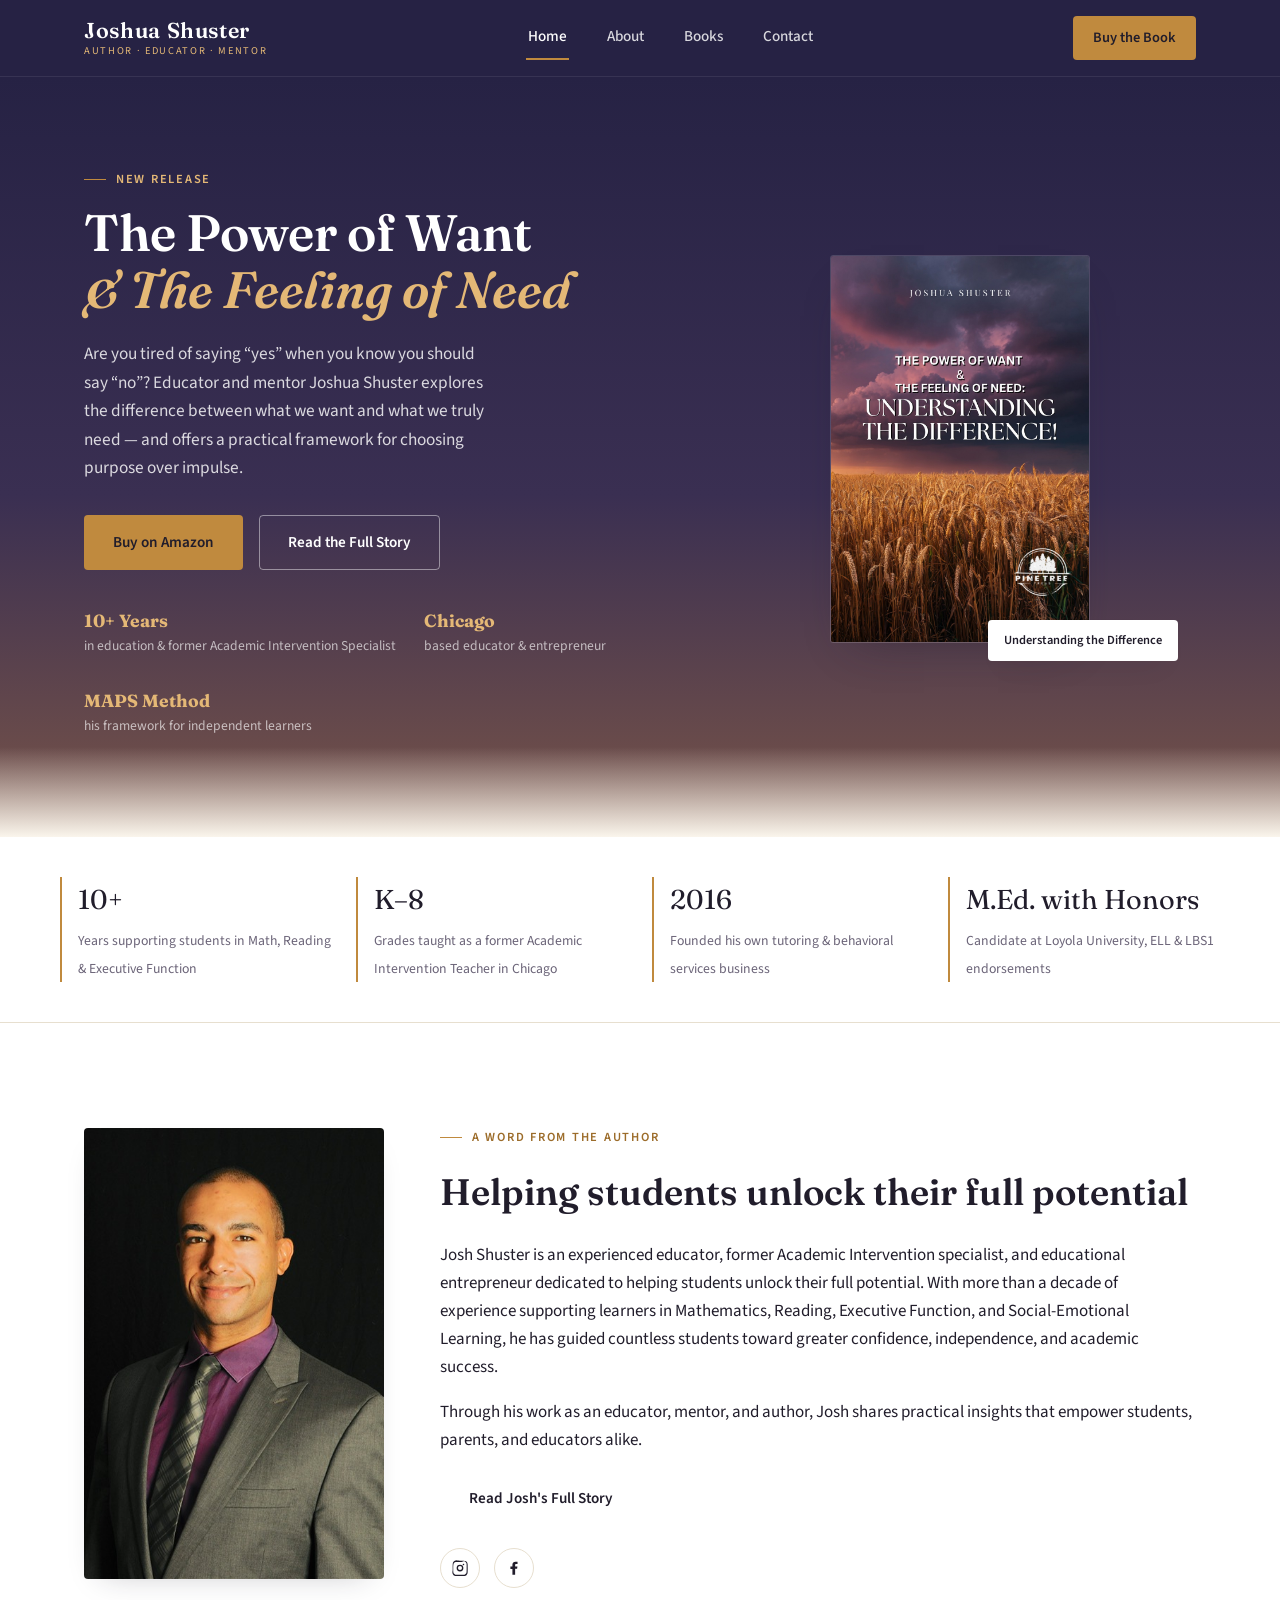
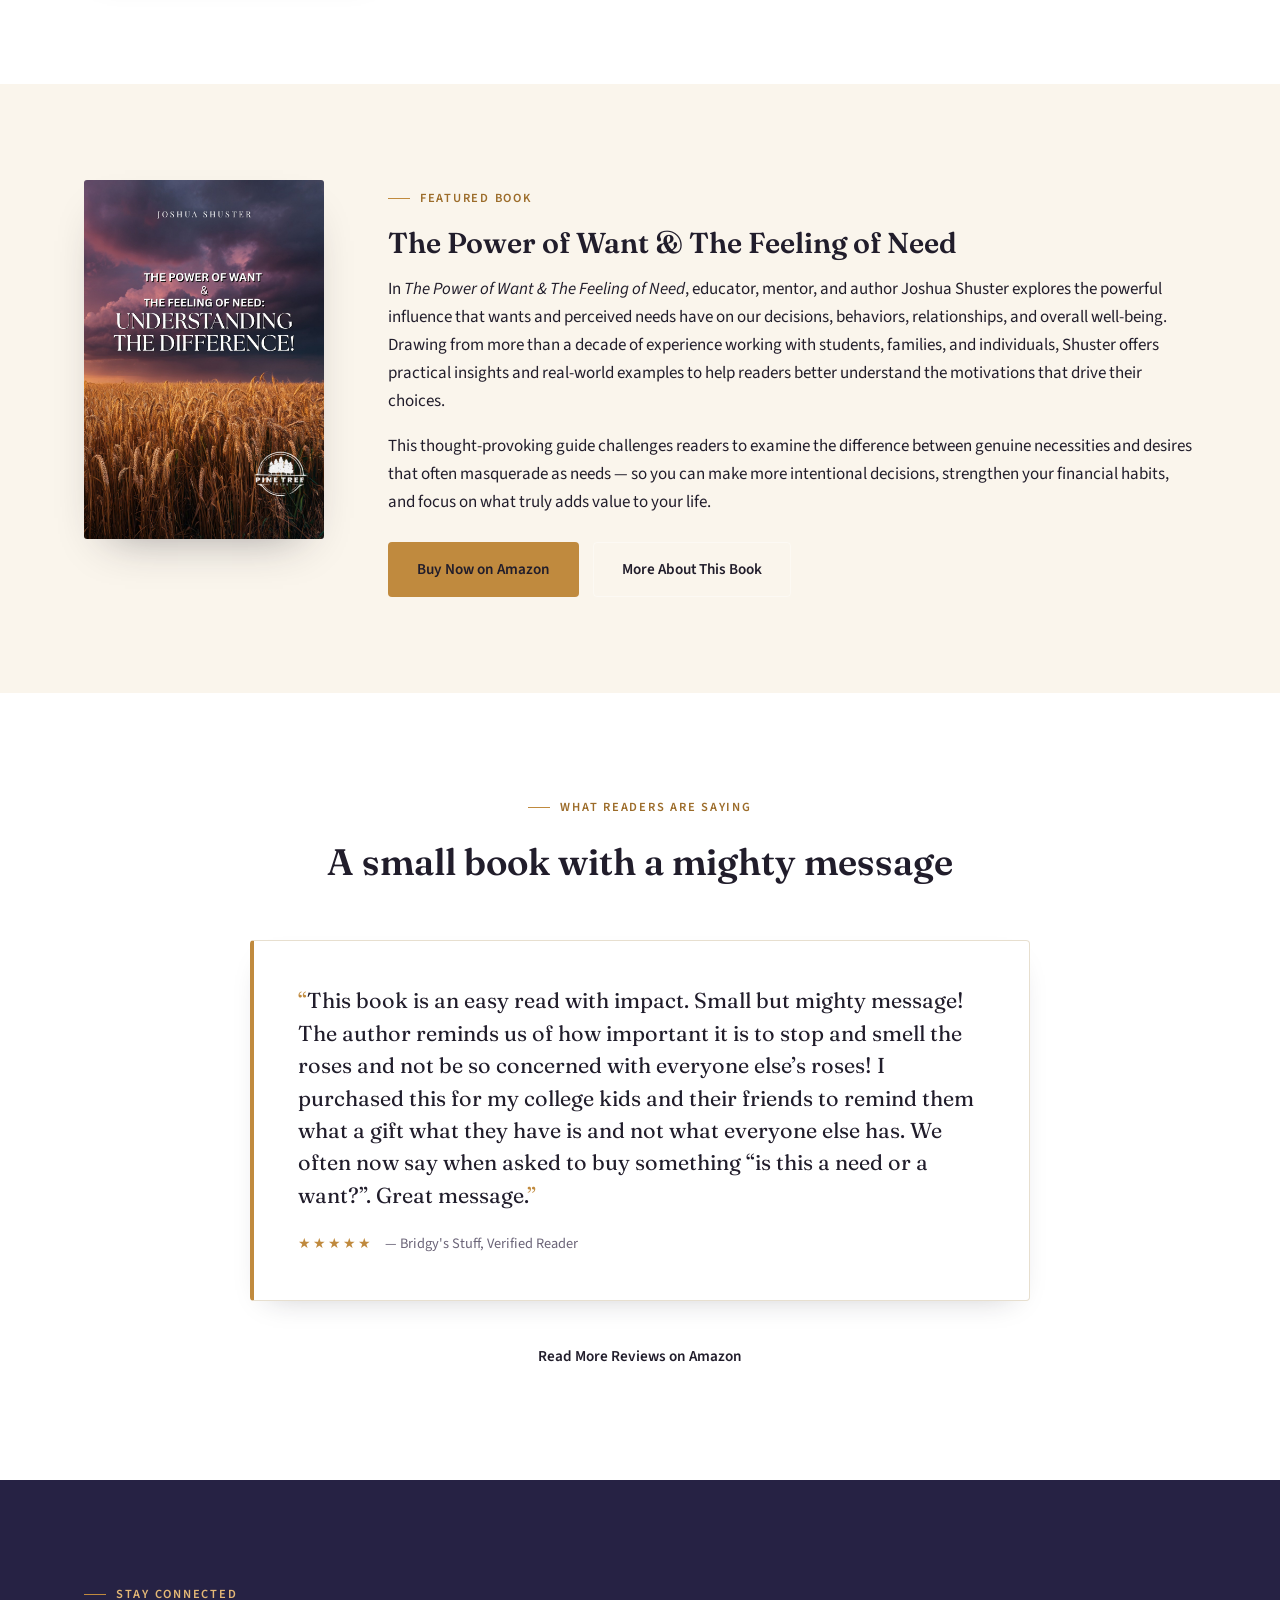
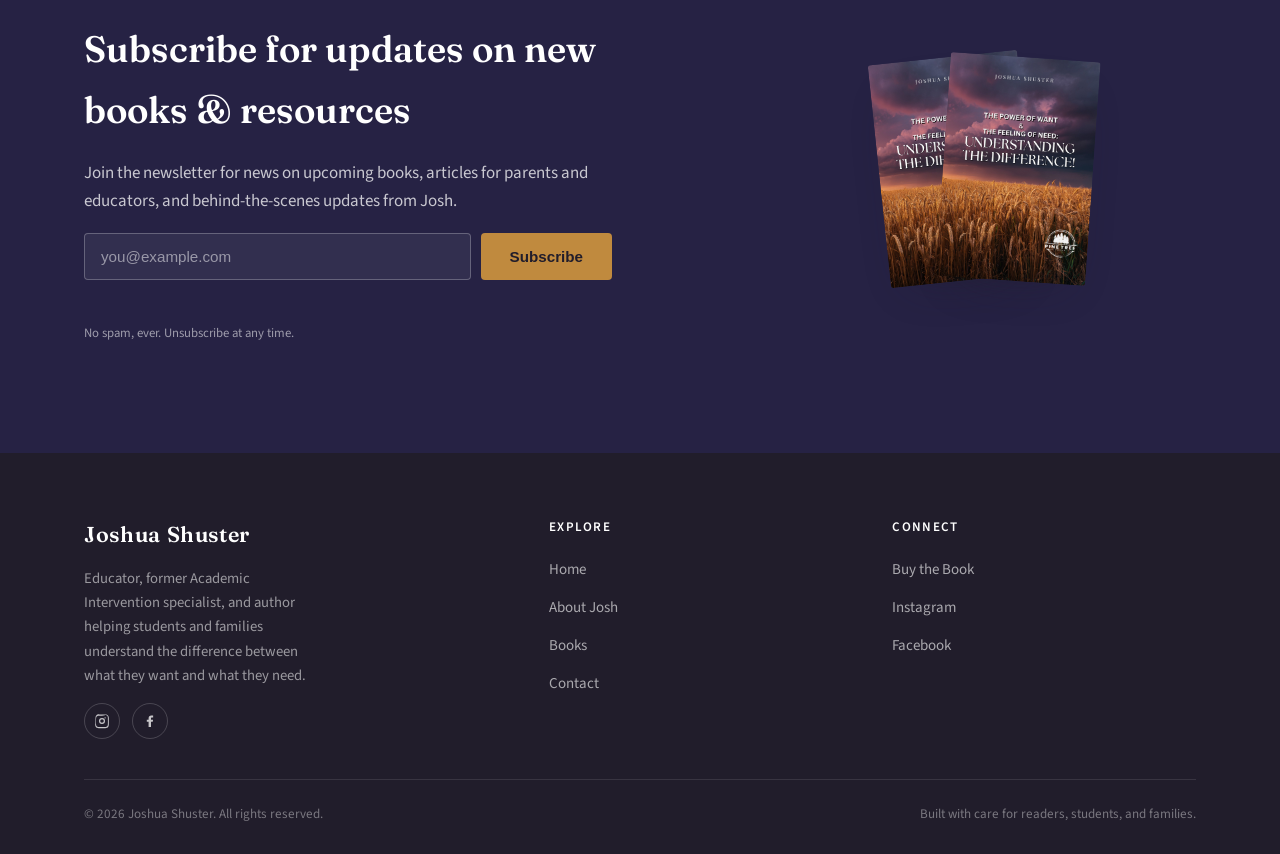
<file: index.html>
<!DOCTYPE html>
<html lang="en">
<head>
<meta charset="UTF-8">
<meta name="viewport" content="width=device-width, initial-scale=1.0">
<title>Joshua Shuster — Author, Educator &amp; Mentor</title>
<meta name="description" content="Joshua Shuster is an educator, academic intervention specialist, and author of The Power of Want &amp; The Feeling of Need. Explore his book, his story, and his work with students and families.">

<link rel="preconnect" href="https://fonts.googleapis.com">
<link rel="preconnect" href="https://fonts.gstatic.com" crossorigin>
<link href="https://fonts.googleapis.com/css2?family=Fraunces:ital,wght@0,500;0,600;0,700;1,500&amp;family=Source+Sans+3:wght@400;500;600;700&amp;display=swap" rel="stylesheet">
<link rel="stylesheet" href="css/styles.css">
<link rel="icon" href="data:image/svg+xml,<svg xmlns=%22http://www.w3.org/2000/svg%22 viewBox=%220 0 100 100%22><rect width=%22100%22 height=%22100%22 rx=%2216%22 fill=%22%23262244%22/><text x=%2250%25%22 y=%2258%25%22 font-size=%2255%22 text-anchor=%22middle%22 fill=%22%23C08A3E%22 font-family=%22Georgia,serif%22>J</text></svg>">
</head>
<body>
<a class="skip-link" href="#main">Skip to content</a>

<header class="site-header">
  <div class="container nav-bar">
    <a href="index.html" class="brand">
      <span class="brand-name">Joshua Shuster</span>
      <span class="brand-tag">Author &middot; Educator &middot; Mentor</span>
    </a>
    <nav class="nav-links" aria-label="Primary">
      <a href="index.html" aria-current="page">Home</a>
      <a href="about.html">About</a>
      <a href="books.html">Books</a>
      <a href="contact.html">Contact</a>
      <a class="nav-cta-mobile" href="https://www.amazon.com/dp/B0FVHML2S7/" target="_blank" rel="noopener">Buy the Book</a>
    </nav>
    <a class="nav-cta" href="https://www.amazon.com/dp/B0FVHML2S7/" target="_blank" rel="noopener">Buy the Book</a>
    <button class="nav-toggle" aria-label="Toggle menu" aria-expanded="false">
      <span></span><span></span><span></span>
    </button>
  </div>
</header>

<main id="main">

  <!-- HERO -->
  <section class="hero">
    <div class="container hero-grid">
      <div class="hero-copy">
        <p class="eyebrow" style="color:var(--wheat-light)">New Release</p>
        <h1>The Power of Want<br><em>&amp; The Feeling of Need</em></h1>
        <p class="hero-sub">Are you tired of saying &ldquo;yes&rdquo; when you know you should say &ldquo;no&rdquo;? Educator and mentor Joshua Shuster explores the difference between what we want and what we truly need &mdash; and offers a practical framework for choosing purpose over impulse.</p>
        <div class="hero-actions">
          <a class="btn btn-primary" href="https://www.amazon.com/dp/B0FVHML2S7/" target="_blank" rel="noopener">Buy on Amazon</a>
          <a class="btn btn-outline-light" href="books.html">Read the Full Story</a>
        </div>
        <div class="hero-meta">
          <div><strong>10+ Years</strong>in education &amp; former Academic Intervention Specialist</div>
          <div><strong>Chicago</strong>based educator &amp; entrepreneur</div>
          <div><strong>MAPS Method</strong>his framework for independent learners</div>
        </div>
      </div>
      <div class="hero-cover">
        <img src="images/book-cover.jpg" alt="Cover of The Power of Want &amp; The Feeling of Need by Joshua Shuster, showing a wheat field under a dusk sky" width="260">
        <span class="hero-cover-badge">Understanding&nbsp;the&nbsp;Difference</span>
      </div>
    </div>
  </section>

  <!-- CREDIBILITY STRIP -->
  <section class="stats-strip">
    <div class="container stats-grid">
      <div class="stat-item">
        <span class="stat-num">10+</span>
        <span class="stat-label">Years supporting students in Math, Reading &amp; Executive Function</span>
      </div>
      <div class="stat-item">
        <span class="stat-num">K&ndash;8</span>
        <span class="stat-label">Grades taught as a former Academic Intervention Teacher in Chicago</span>
      </div>
      <div class="stat-item">
        <span class="stat-num">2016</span>
        <span class="stat-label">Founded his own tutoring &amp; behavioral services business</span>
      </div>
      <div class="stat-item">
        <span class="stat-num">M.Ed. with Honors</span>
        <span class="stat-label">Candidate at Loyola University, ELL &amp; LBS1 endorsements</span>
      </div>
    </div>
  </section>

  <!-- A WORD FROM THE AUTHOR -->
  <section class="section section-alt">
    <div class="container author-grid">
      <img class="author-photo" src="images/author-photo.jpg" alt="Portrait of Joshua Shuster">
      <div class="author-copy">
        <p class="eyebrow">A Word From the Author</p>
        <h2>Helping students unlock their full potential</h2>
        <p>Josh Shuster is an experienced educator, former Academic Intervention specialist, and educational entrepreneur dedicated to helping students unlock their full potential. With more than a decade of experience supporting learners in Mathematics, Reading, Executive Function, and Social-Emotional Learning, he has guided countless students toward greater confidence, independence, and academic success.</p>
        <p>Through his work as an educator, mentor, and author, Josh shares practical insights that empower students, parents, and educators alike.</p>
        <a class="btn btn-outline" href="about.html">Read Josh's Full Story</a>
        <div class="social-row" aria-label="Josh Shuster on social media">
          <a href="https://www.instagram.com/joshuashuster__author" target="_blank" rel="noopener" aria-label="Instagram">
            <svg viewBox="0 0 24 24"><path d="M12 2.2c3.2 0 3.6 0 4.9.07 1.2.06 2 .25 2.4.42.6.24 1 .53 1.5 1s.76.9 1 1.5c.17.4.36 1.2.42 2.4.06 1.3.07 1.7.07 4.9s0 3.6-.07 4.9c-.06 1.2-.25 2-.42 2.4a4 4 0 0 1-1 1.5 4 4 0 0 1-1.5 1c-.4.17-1.2.36-2.4.42-1.3.06-1.7.07-4.9.07s-3.6 0-4.9-.07c-1.2-.06-2-.25-2.4-.42a4 4 0 0 1-1.5-1 4 4 0 0 1-1-1.5c-.17-.4-.36-1.2-.42-2.4C2.21 15.6 2.2 15.2 2.2 12s0-3.6.07-4.9c.06-1.2.25-2 .42-2.4a4 4 0 0 1 1-1.5 4 4 0 0 1 1.5-1c.4-.17 1.2-.36 2.4-.42C8.4 2.21 8.8 2.2 12 2.2zm0 1.8c-3.15 0-3.52 0-4.76.07-1 .05-1.5.2-1.86.34-.47.18-.8.4-1.15.75s-.57.68-.75 1.15c-.14.36-.29.87-.34 1.86C3.02 8.48 3 8.85 3 12s0 3.52.07 4.76c.05 1 .2 1.5.34 1.86.18.47.4.8.75 1.15s.68.57 1.15.75c.36.14.87.29 1.86.34 1.24.06 1.6.07 4.76.07s3.52 0 4.76-.07c1-.05 1.5-.2 1.86-.34.47-.18.8-.4 1.15-.75s.57-.68.75-1.15c.14-.36.29-.87.34-1.86.06-1.24.07-1.6.07-4.76s0-3.52-.07-4.76c-.05-1-.2-1.5-.34-1.86a3 3 0 0 0-.75-1.15 3 3 0 0 0-1.15-.75c-.36-.14-.87-.29-1.86-.34C15.52 4 15.15 4 12 4zm0 3.5a4.5 4.5 0 1 1 0 9 4.5 4.5 0 0 1 0-9zm0 1.8a2.7 2.7 0 1 0 0 5.4 2.7 2.7 0 0 0 0-5.4zm5.7-2a1.05 1.05 0 1 1-2.1 0 1.05 1.05 0 0 1 2.1 0z"/></svg>
          </a>
          <a href="https://www.facebook.com/joshua.shuster.73" target="_blank" rel="noopener" aria-label="Facebook">
            <svg viewBox="0 0 24 24"><path d="M13.5 21v-7.9h2.66l.4-3.1h-3.06V8.1c0-.9.25-1.5 1.55-1.5h1.65V3.8C15.9 3.7 15 3.6 13.9 3.6c-2.4 0-4 1.46-4 4.15v2.35H7.2v3.1h2.7V21h3.6z"/></svg>
          </a>
        </div>
      </div>
    </div>
  </section>

  <!-- BOOK SHOWCASE -->
  <section class="section">
    <div class="container book-showcase">
      <div class="book-cover-frame">
        <img src="images/book-cover.jpg" alt="Book cover: The Power of Want &amp; The Feeling of Need">
      </div>
      <div class="book-title-block">
        <p class="eyebrow">Featured Book</p>
        <h3>The Power of Want &amp; The Feeling of Need</h3>
        <div class="book-desc">
          <p>In <em>The Power of Want &amp; The Feeling of Need</em>, educator, mentor, and author Joshua Shuster explores the powerful influence that wants and perceived needs have on our decisions, behaviors, relationships, and overall well-being. Drawing from more than a decade of experience working with students, families, and individuals, Shuster offers practical insights and real-world examples to help readers better understand the motivations that drive their choices.</p>
          <p>This thought-provoking guide challenges readers to examine the difference between genuine necessities and desires that often masquerade as needs &mdash; so you can make more intentional decisions, strengthen your financial habits, and focus on what truly adds value to your life.</p>
        </div>
        <div class="book-actions">
          <a class="btn btn-primary" href="https://www.amazon.com/dp/B0FVHML2S7/" target="_blank" rel="noopener">Buy Now on Amazon</a>
          <a class="btn btn-outline" href="books.html">More About This Book</a>
        </div>
      </div>
    </div>
  </section>

  <!-- TESTIMONIAL -->
  <section class="section section-alt">
    <div class="container">
      <div class="section-head center">
        <p class="eyebrow" style="justify-content:center">What Readers Are Saying</p>
        <h2>A small book with a mighty message</h2>
      </div>
      <div class="testimonial-card">
        <p class="testimonial-quote">This book is an easy read with impact. Small but mighty message! The author reminds us of how important it is to stop and smell the roses and not be so concerned with everyone else&rsquo;s roses! I purchased this for my college kids and their friends to remind them what a gift what they have is and not what everyone else has. We often now say when asked to buy something &ldquo;is this a need or a want?&rdquo;. Great message.</p>
        <div class="testimonial-attr">
          <span class="stars">&#9733;&#9733;&#9733;&#9733;&#9733;</span>
          <span>&mdash; Bridgy's Stuff, Verified Reader</span>
        </div>
      </div>
      <div class="testimonial-more">
        <a class="btn btn-outline" href="https://www.amazon.com/dp/B0FVHML2S7/" target="_blank" rel="noopener">Read More Reviews on Amazon</a>
      </div>
    </div>
  </section>

  <!-- NEWSLETTER -->
  <section class="section section-dark">
    <div class="container newsletter">
      <div class="newsletter-copy">
        <p class="eyebrow" style="color:var(--wheat-light)">Stay Connected</p>
        <h2>Subscribe for updates on new books &amp; resources</h2>
        <p style="color:rgba(255,255,255,0.75)">Join the newsletter for news on upcoming books, articles for parents and educators, and behind-the-scenes updates from Josh.</p>
        <form id="newsletter-form" class="newsletter-form" novalidate>
          <label for="newsletter-email" class="visually-hidden">Email address</label>
          <input type="email" id="newsletter-email" name="email" placeholder="you@example.com" required>
          <button type="submit" class="btn btn-primary">Subscribe</button>
        </form>
        <p id="newsletter-status" class="newsletter-status" role="status" aria-live="polite"></p>
        <p class="newsletter-note">No spam, ever. Unsubscribe at any time.</p>
      </div>
      <div class="newsletter-covers" aria-hidden="true">
        <img src="images/book-cover.jpg" alt="">
        <img src="images/book-cover.jpg" alt="">
      </div>
    </div>
  </section>

</main>

<footer class="site-footer">
  <div class="container">
    <div class="footer-grid">
      <div class="footer-brand">
        <span class="brand-name">Joshua Shuster</span>
        <p class="footer-desc">Educator, former Academic Intervention specialist, and author helping students and families understand the difference between what they want and what they need.</p>
        <div class="footer-social">
          <a href="https://www.instagram.com/joshuashuster__author" target="_blank" rel="noopener" aria-label="Instagram">
            <svg viewBox="0 0 24 24"><path d="M12 2.2c3.2 0 3.6 0 4.9.07 1.2.06 2 .25 2.4.42.6.24 1 .53 1.5 1s.76.9 1 1.5c.17.4.36 1.2.42 2.4.06 1.3.07 1.7.07 4.9s0 3.6-.07 4.9c-.06 1.2-.25 2-.42 2.4a4 4 0 0 1-1 1.5 4 4 0 0 1-1.5 1c-.4.17-1.2.36-2.4.42-1.3.06-1.7.07-4.9.07s-3.6 0-4.9-.07c-1.2-.06-2-.25-2.4-.42a4 4 0 0 1-1.5-1 4 4 0 0 1-1-1.5c-.17-.4-.36-1.2-.42-2.4C2.21 15.6 2.2 15.2 2.2 12s0-3.6.07-4.9c.06-1.2.25-2 .42-2.4a4 4 0 0 1 1-1.5 4 4 0 0 1 1.5-1c.4-.17 1.2-.36 2.4-.42C8.4 2.21 8.8 2.2 12 2.2zm0 1.8c-3.15 0-3.52 0-4.76.07-1 .05-1.5.2-1.86.34-.47.18-.8.4-1.15.75s-.57.68-.75 1.15c-.14.36-.29.87-.34 1.86C3.02 8.48 3 8.85 3 12s0 3.52.07 4.76c.05 1 .2 1.5.34 1.86.18.47.4.8.75 1.15s.68.57 1.15.75c.36.14.87.29 1.86.34 1.24.06 1.6.07 4.76.07s3.52 0 4.76-.07c1-.05 1.5-.2 1.86-.34.47-.18.8-.4 1.15-.75s.57-.68.75-1.15c.14-.36.29-.87.34-1.86.06-1.24.07-1.6.07-4.76s0-3.52-.07-4.76c-.05-1-.2-1.5-.34-1.86a3 3 0 0 0-.75-1.15 3 3 0 0 0-1.15-.75c-.36-.14-.87-.29-1.86-.34C15.52 4 15.15 4 12 4zm0 3.5a4.5 4.5 0 1 1 0 9 4.5 4.5 0 0 1 0-9zm0 1.8a2.7 2.7 0 1 0 0 5.4 2.7 2.7 0 0 0 0-5.4zm5.7-2a1.05 1.05 0 1 1-2.1 0 1.05 1.05 0 0 1 2.1 0z"/></svg>
          </a>
          <a href="https://www.facebook.com/joshua.shuster.73" target="_blank" rel="noopener" aria-label="Facebook">
            <svg viewBox="0 0 24 24"><path d="M13.5 21v-7.9h2.66l.4-3.1h-3.06V8.1c0-.9.25-1.5 1.55-1.5h1.65V3.8C15.9 3.7 15 3.6 13.9 3.6c-2.4 0-4 1.46-4 4.15v2.35H7.2v3.1h2.7V21h3.6z"/></svg>
          </a>
        </div>
      </div>
      <div class="footer-col">
        <h4>Explore</h4>
        <ul>
          <li><a href="index.html">Home</a></li>
          <li><a href="about.html">About Josh</a></li>
          <li><a href="books.html">Books</a></li>
          <li><a href="contact.html">Contact</a></li>
        </ul>
      </div>
      <div class="footer-col">
        <h4>Connect</h4>
        <ul>
          <li><a href="https://www.amazon.com/dp/B0FVHML2S7/" target="_blank" rel="noopener">Buy the Book</a></li>
          <li><a href="https://www.instagram.com/joshuashuster__author" target="_blank" rel="noopener">Instagram</a></li>
          <li><a href="https://www.facebook.com/joshua.shuster.73" target="_blank" rel="noopener">Facebook</a></li>
        </ul>
      </div>
    </div>
    <div class="footer-bottom">
      <span>&copy; <span data-year>2026</span> Joshua Shuster. All rights reserved.</span>
      <span>Built with care for readers, students, and families.</span>
    </div>
  </div>
</footer>

<script src="js/main.js"></script>
</body>
</html>
</file>
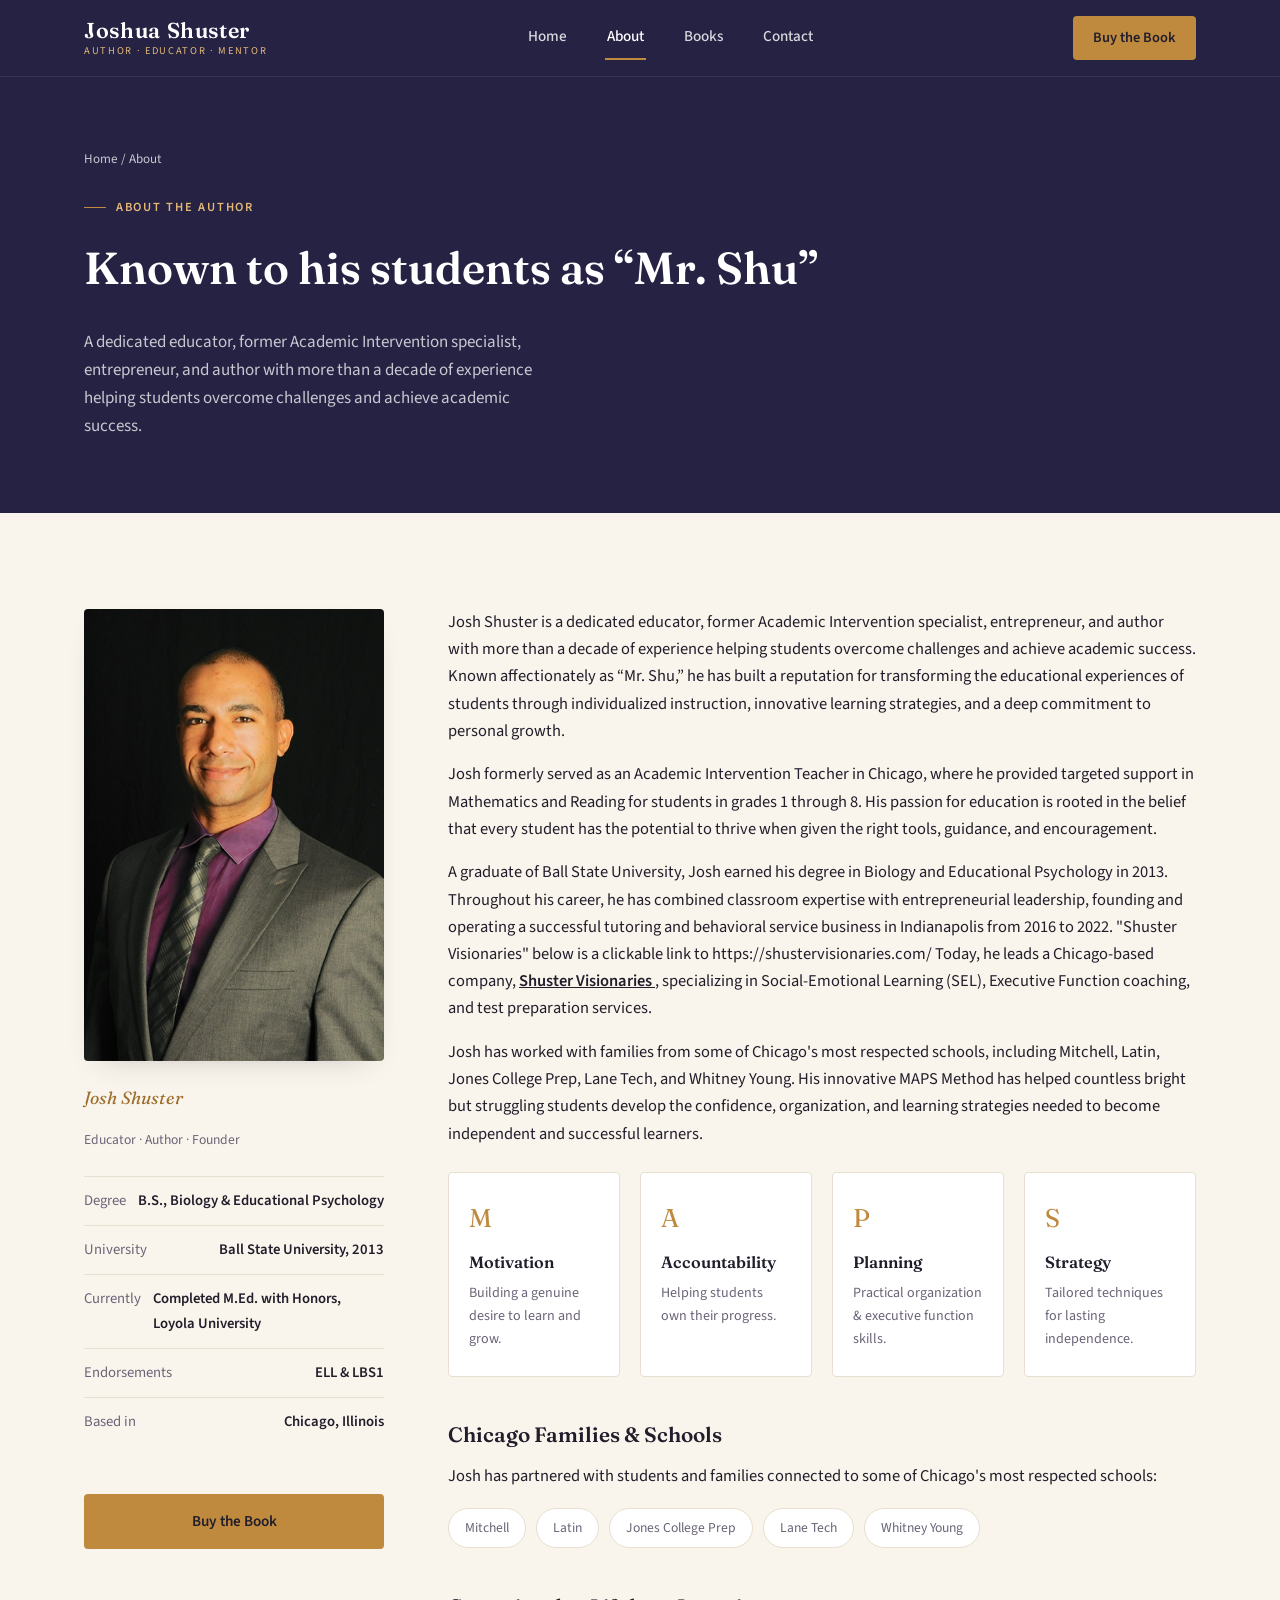
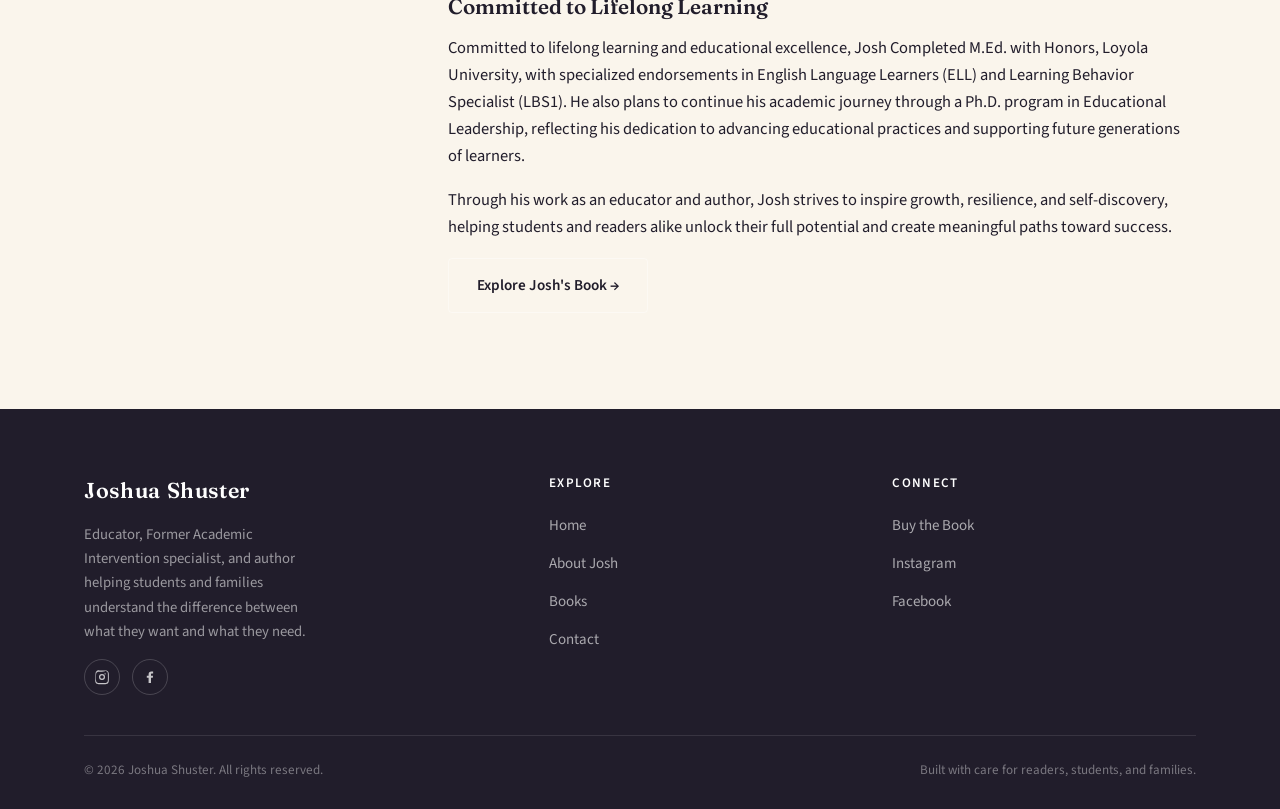
<file: about.html>
<!DOCTYPE html>
<html lang="en">
<head>
<meta charset="UTF-8">
<meta name="viewport" content="width=device-width, initial-scale=1.0">
<title>About Joshua Shuster — Educator, Mentor &amp; Author</title>
<meta name="description" content="Learn about Joshua Shuster's decade-plus career as an educator, academic intervention specialist, and entrepreneur, and the MAPS Method he created to help students thrive.">

<link rel="preconnect" href="https://fonts.googleapis.com">
<link rel="preconnect" href="https://fonts.gstatic.com" crossorigin>
<link href="https://fonts.googleapis.com/css2?family=Fraunces:ital,wght@0,500;0,600;0,700;1,500&amp;family=Source+Sans+3:wght@400;500;600;700&amp;display=swap" rel="stylesheet">
<link rel="stylesheet" href="css/styles.css">
<link rel="icon" href="data:image/svg+xml,<svg xmlns=%22http://www.w3.org/2000/svg%22 viewBox=%220 0 100 100%22><rect width=%22100%22 height=%22100%22 rx=%2216%22 fill=%22%23262244%22/><text x=%2250%25%22 y=%2258%25%22 font-size=%2255%22 text-anchor=%22middle%22 fill=%22%23C08A3E%22 font-family=%22Georgia,serif%22>J</text></svg>">
</head>
<body>
<a class="skip-link" href="#main">Skip to content</a>

<header class="site-header">
  <div class="container nav-bar">
    <a href="index.html" class="brand">
      <span class="brand-name">Joshua Shuster</span>
      <span class="brand-tag">Author &middot; Educator &middot; Mentor</span>
    </a>
    <nav class="nav-links" aria-label="Primary">
      <a href="index.html">Home</a>
      <a href="about.html" aria-current="page">About</a>
      <a href="books.html">Books</a>
      <a href="contact.html">Contact</a>
      <a class="nav-cta-mobile" href="https://www.amazon.com/dp/B0FVHML2S7/" target="_blank" rel="noopener">Buy the Book</a>
    </nav>
    <a class="nav-cta" href="https://www.amazon.com/dp/B0FVHML2S7/" target="_blank" rel="noopener">Buy the Book</a>
    <button class="nav-toggle" aria-label="Toggle menu" aria-expanded="false">
      <span></span><span></span><span></span>
    </button>
  </div>
</header>

<main id="main">

  <section class="page-hero">
    <div class="container">
      <p class="breadcrumb"><a href="index.html">Home</a> / About</p>
      <p class="eyebrow">About the Author</p>
      <h1>Known to his students as &ldquo;Mr. Shu&rdquo;</h1>
      <p>A dedicated educator, former Academic Intervention specialist, entrepreneur, and author with more than a decade of experience helping students overcome challenges and achieve academic success.</p>
    </div>
  </section>

  <section class="section">
    <div class="container about-layout">

      <div class="about-sticky">
        <img class="author-photo" src="images/author-photo.jpg" alt="Portrait of Joshua Shuster" style="width:100%">
        <p class="signature-line">Josh Shuster</p>
        <p class="signature-role">Educator &middot; Author &middot; Founder</p>

        <ul class="credential-list">
          <li><span>Degree</span><strong>B.S., Biology &amp; Educational Psychology</strong></li>
          <li><span>University</span><strong>Ball State University, 2013</strong></li>
          <li><span>Currently</span><strong>Completed M.Ed. with Honors, Loyola University</strong></li>
          <li><span>Endorsements</span><strong>ELL &amp; LBS1</strong></li>
          <li><span>Based in</span><strong>Chicago, Illinois</strong></li>
        </ul>

        <a class="btn btn-primary btn-block mt-lg" href="https://www.amazon.com/dp/B0FVHML2S7/" target="_blank" rel="noopener">Buy the Book</a>
      </div>

      <div class="about-copy">
        <p>Josh Shuster is a dedicated educator, former Academic Intervention specialist, entrepreneur, and author with more than a decade of experience helping students overcome challenges and achieve academic success. Known affectionately as &ldquo;Mr. Shu,&rdquo; he has built a reputation for transforming the educational experiences of students through individualized instruction, innovative learning strategies, and a deep commitment to personal growth.</p>

        <p>Josh formerly served as an Academic Intervention Teacher in Chicago, where he provided targeted support in Mathematics and Reading for students in grades 1 through 8. His passion for education is rooted in the belief that every student has the potential to thrive when given the right tools, guidance, and encouragement.</p>

        <p>A graduate of Ball State University, Josh earned his degree in Biology and Educational Psychology in 2013. Throughout his career, he has combined classroom expertise with entrepreneurial leadership, founding and operating a successful tutoring and behavioral service business in Indianapolis from 2016 to 2022. "Shuster Visionaries" below is a clickable link to https://shustervisionaries.com/ Today, he leads a Chicago-based company, 
<a href="https://shustervisionaries.com/" target="_blank" rel="noopener" style="font-weight:600; text-decoration:underline;">
  Shuster Visionaries
</a>, 
specializing in Social-Emotional Learning (SEL), Executive Function coaching, and test preparation services.</p>

        <p>Josh has worked with families from some of Chicago's most respected schools, including Mitchell, Latin, Jones College Prep, Lane Tech, and Whitney Young. His innovative MAPS Method has helped countless bright but struggling students develop the confidence, organization, and learning strategies needed to become independent and successful learners.</p>

        <div class="method-grid" aria-label="The MAPS Method">
          <div class="method-card">
            <span class="letter">M</span>
            <h4>Motivation</h4>
            <p>Building a genuine desire to learn and grow.</p>
          </div>
          <div class="method-card">
            <span class="letter">A</span>
            <h4>Accountability</h4>
            <p>Helping students own their progress.</p>
          </div>
          <div class="method-card">
            <span class="letter">P</span>
            <h4>Planning</h4>
            <p>Practical organization &amp; executive function skills.</p>
          </div>
          <div class="method-card">
            <span class="letter">S</span>
            <h4>Strategy</h4>
            <p>Tailored techniques for lasting independence.</p>
          </div>
        </div>

        <h3>Chicago Families &amp; Schools</h3>
        <p>Josh has partnered with students and families connected to some of Chicago's most respected schools:</p>
        <div class="schools-row">
          <span class="school-chip">Mitchell</span>
          <span class="school-chip">Latin</span>
          <span class="school-chip">Jones College Prep</span>
          <span class="school-chip">Lane Tech</span>
          <span class="school-chip">Whitney Young</span>
        </div>

        <h3>Committed to Lifelong Learning</h3>
        <p>Committed to lifelong learning and educational excellence, Josh Completed M.Ed. with Honors, Loyola University, with specialized endorsements in English Language Learners (ELL) and Learning Behavior Specialist (LBS1). He also plans to continue his academic journey through a Ph.D. program in Educational Leadership, reflecting his dedication to advancing educational practices and supporting future generations of learners.</p>

        <p>Through his work as an educator and author, Josh strives to inspire growth, resilience, and self-discovery, helping students and readers alike unlock their full potential and create meaningful paths toward success.</p>

        <a class="btn btn-outline" href="books.html">Explore Josh's Book &rarr;</a>
      </div>
    </div>
  </section>

</main>

<footer class="site-footer">
  <div class="container">
    <div class="footer-grid">
      <div class="footer-brand">
        <span class="brand-name">Joshua Shuster</span>
        <p class="footer-desc">Educator, Former Academic Intervention specialist, and author helping students and families understand the difference between what they want and what they need.</p>
        <div class="footer-social">
          <a href="https://www.instagram.com/joshuashuster__author" target="_blank" rel="noopener" aria-label="Instagram">
            <svg viewBox="0 0 24 24"><path d="M12 2.2c3.2 0 3.6 0 4.9.07 1.2.06 2 .25 2.4.42.6.24 1 .53 1.5 1s.76.9 1 1.5c.17.4.36 1.2.42 2.4.06 1.3.07 1.7.07 4.9s0 3.6-.07 4.9c-.06 1.2-.25 2-.42 2.4a4 4 0 0 1-1 1.5 4 4 0 0 1-1.5 1c-.4.17-1.2.36-2.4.42-1.3.06-1.7.07-4.9.07s-3.6 0-4.9-.07c-1.2-.06-2-.25-2.4-.42a4 4 0 0 1-1.5-1 4 4 0 0 1-1-1.5c-.17-.4-.36-1.2-.42-2.4C2.21 15.6 2.2 15.2 2.2 12s0-3.6.07-4.9c.06-1.2.25-2 .42-2.4a4 4 0 0 1 1-1.5 4 4 0 0 1 1.5-1c.4-.17 1.2-.36 2.4-.42C8.4 2.21 8.8 2.2 12 2.2zm0 1.8c-3.15 0-3.52 0-4.76.07-1 .05-1.5.2-1.86.34-.47.18-.8.4-1.15.75s-.57.68-.75 1.15c-.14.36-.29.87-.34 1.86C3.02 8.48 3 8.85 3 12s0 3.52.07 4.76c.05 1 .2 1.5.34 1.86.18.47.4.8.75 1.15s.68.57 1.15.75c.36.14.87.29 1.86.34 1.24.06 1.6.07 4.76.07s3.52 0 4.76-.07c1-.05 1.5-.2 1.86-.34.47-.18.8-.4 1.15-.75s.57-.68.75-1.15c.14-.36.29-.87.34-1.86.06-1.24.07-1.6.07-4.76s0-3.52-.07-4.76c-.05-1-.2-1.5-.34-1.86a3 3 0 0 0-.75-1.15 3 3 0 0 0-1.15-.75c-.36-.14-.87-.29-1.86-.34C15.52 4 15.15 4 12 4zm0 3.5a4.5 4.5 0 1 1 0 9 4.5 4.5 0 0 1 0-9zm0 1.8a2.7 2.7 0 1 0 0 5.4 2.7 2.7 0 0 0 0-5.4zm5.7-2a1.05 1.05 0 1 1-2.1 0 1.05 1.05 0 0 1 2.1 0z"/></svg>
          </a>
          <a href="https://www.facebook.com/joshua.shuster.73" target="_blank" rel="noopener" aria-label="Facebook">
            <svg viewBox="0 0 24 24"><path d="M13.5 21v-7.9h2.66l.4-3.1h-3.06V8.1c0-.9.25-1.5 1.55-1.5h1.65V3.8C15.9 3.7 15 3.6 13.9 3.6c-2.4 0-4 1.46-4 4.15v2.35H7.2v3.1h2.7V21h3.6z"/></svg>
          </a>
        </div>
      </div>
      <div class="footer-col">
        <h4>Explore</h4>
        <ul>
          <li><a href="index.html">Home</a></li>
          <li><a href="about.html">About Josh</a></li>
          <li><a href="books.html">Books</a></li>
          <li><a href="contact.html">Contact</a></li>
        </ul>
      </div>
      <div class="footer-col">
        <h4>Connect</h4>
        <ul>
          <li><a href="https://www.amazon.com/dp/B0FVHML2S7/" target="_blank" rel="noopener">Buy the Book</a></li>
          <li><a href="https://www.instagram.com/joshuashuster__author" target="_blank" rel="noopener">Instagram</a></li>
          <li><a href="https://www.facebook.com/joshua.shuster.73" target="_blank" rel="noopener">Facebook</a></li>
        </ul>
      </div>
    </div>
    <div class="footer-bottom">
      <span>&copy; <span data-year>2026</span> Joshua Shuster. All rights reserved.</span>
      <span>Built with care for readers, students, and families.</span>
    </div>
  </div>
</footer>

<script src="js/main.js"></script>
</body>
</html>
</file>
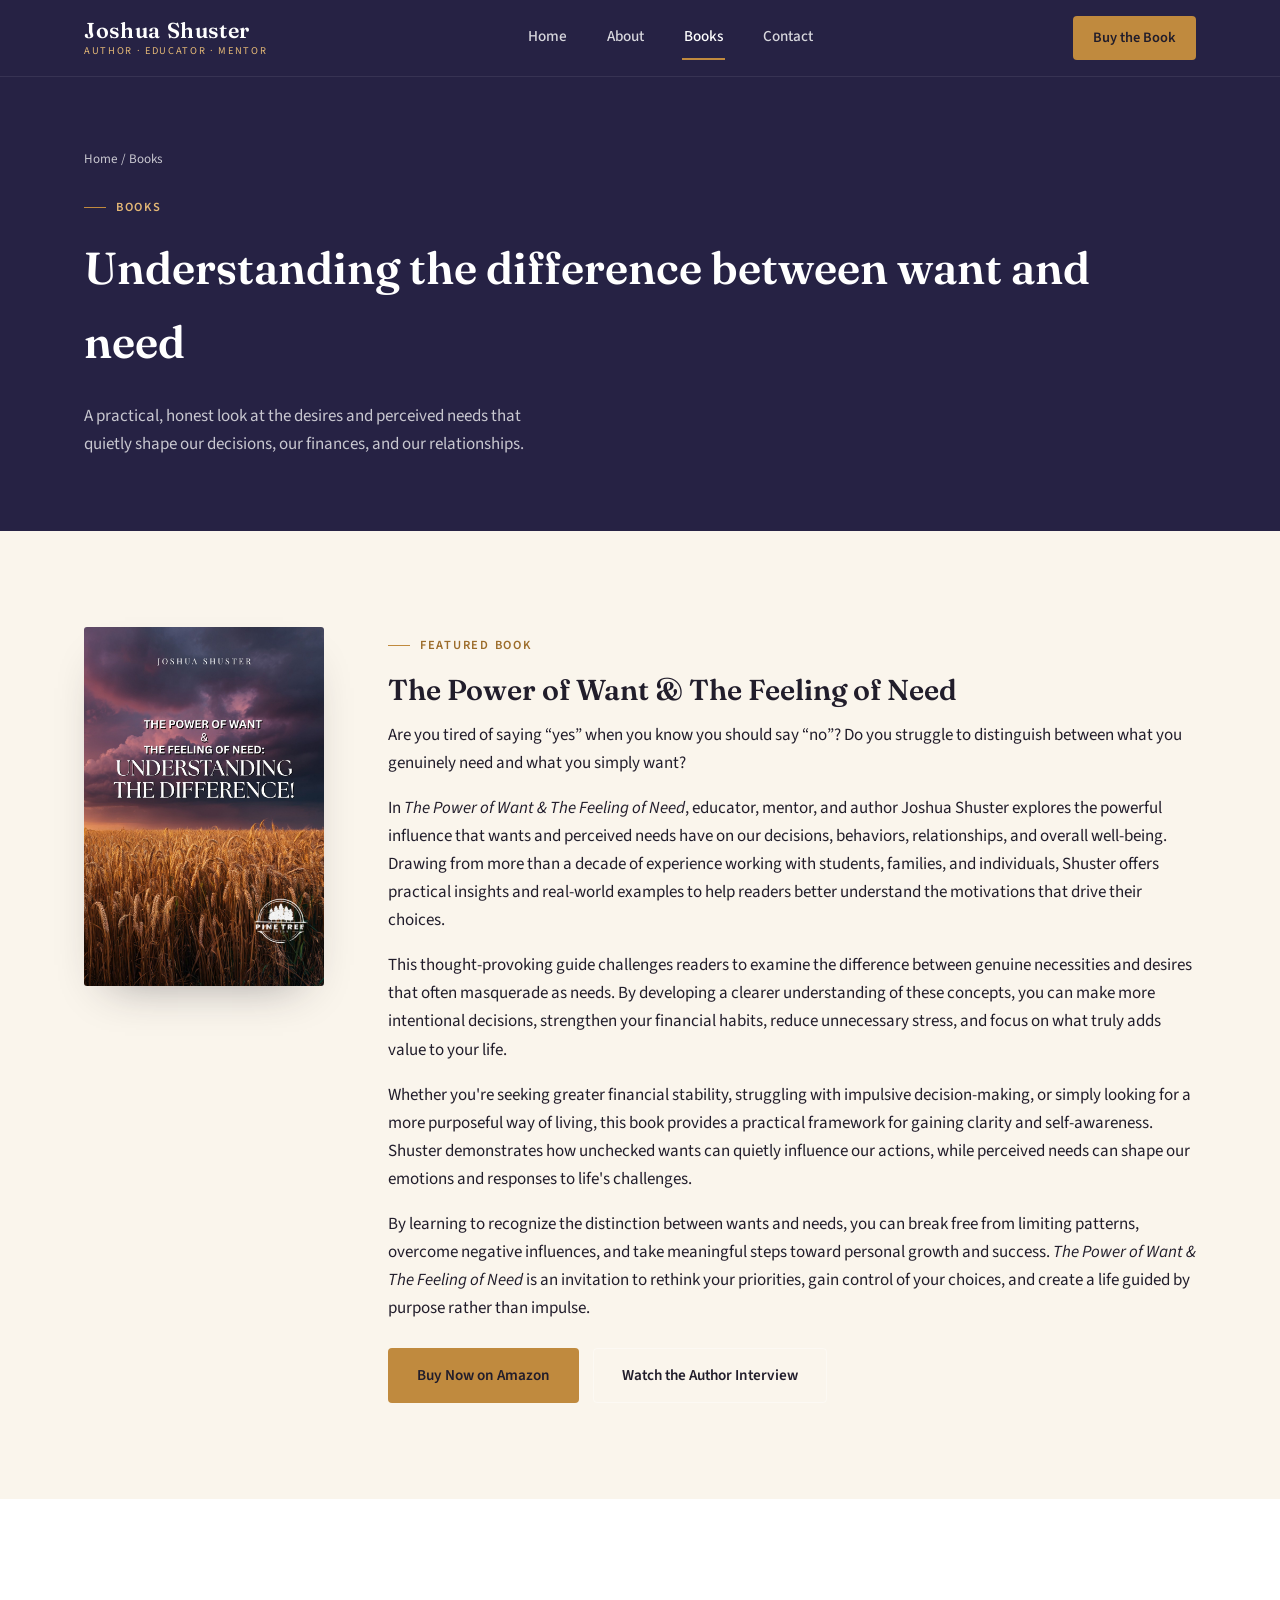
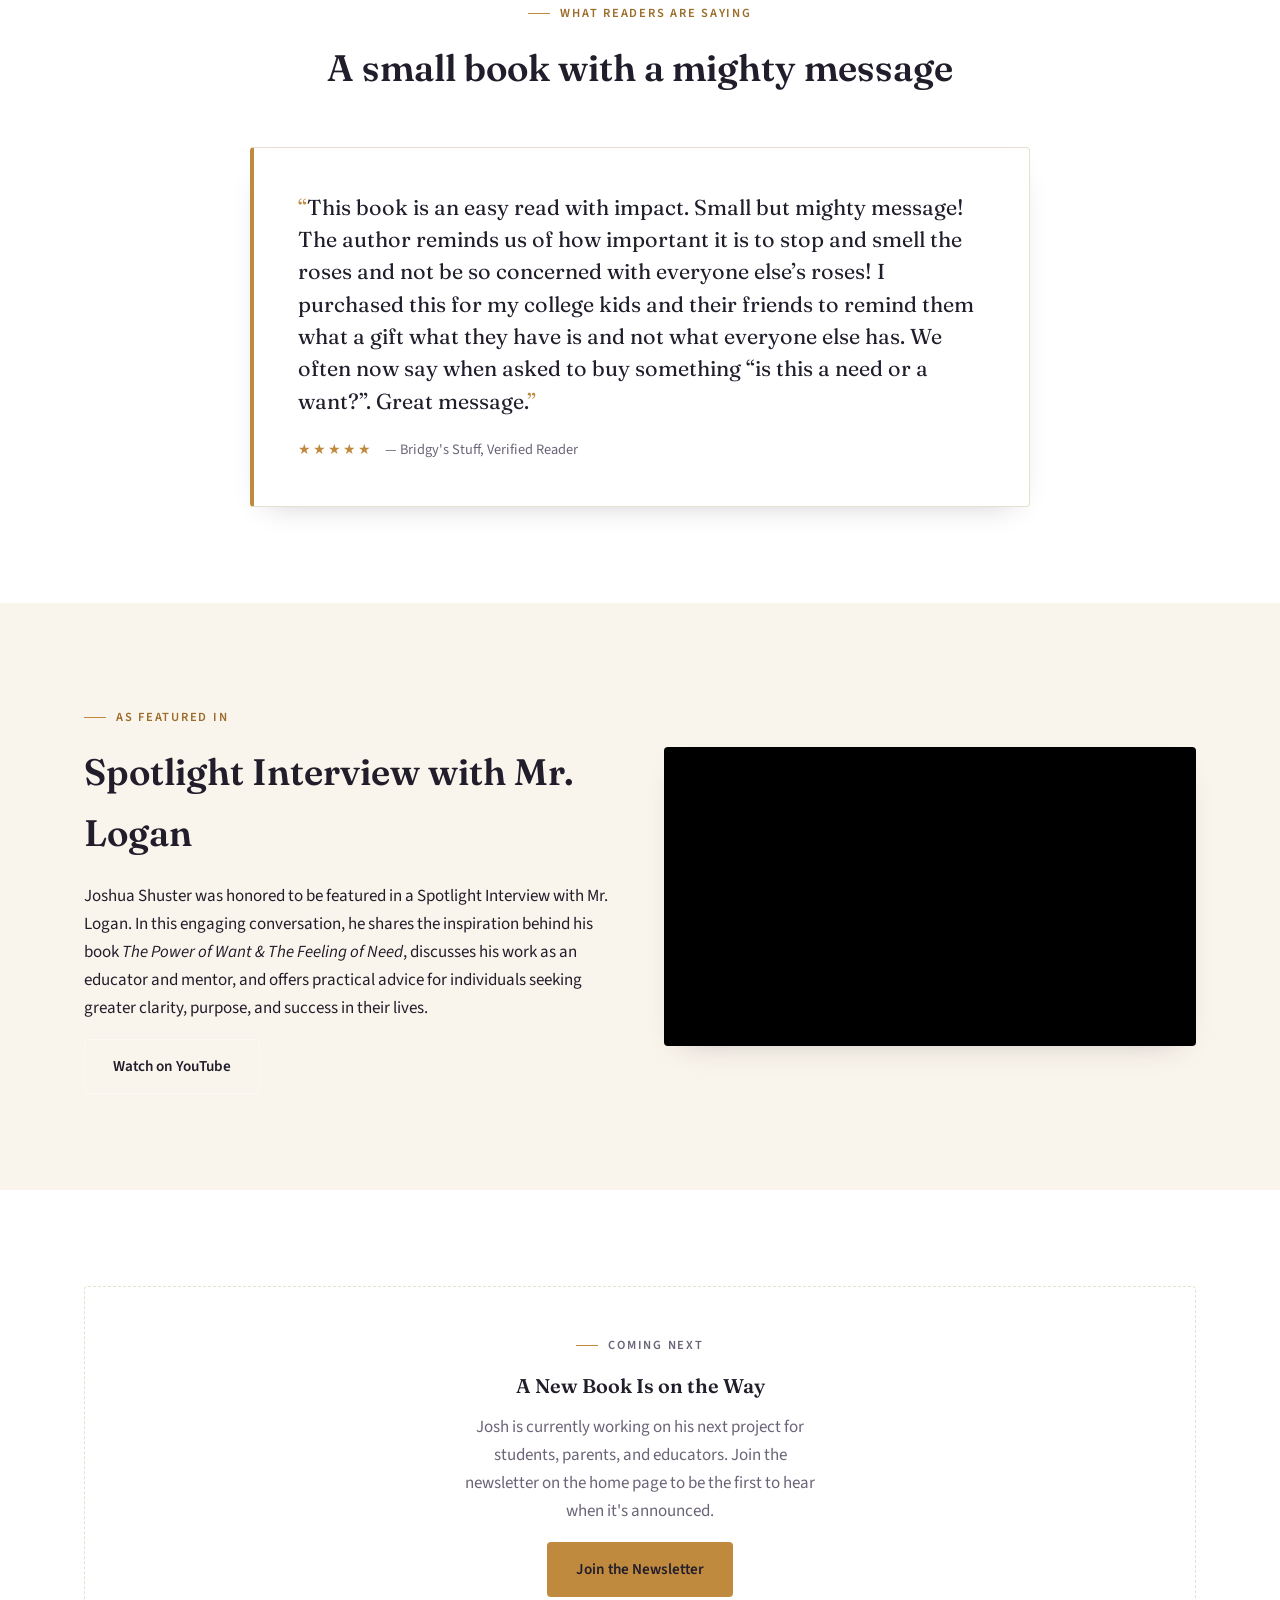
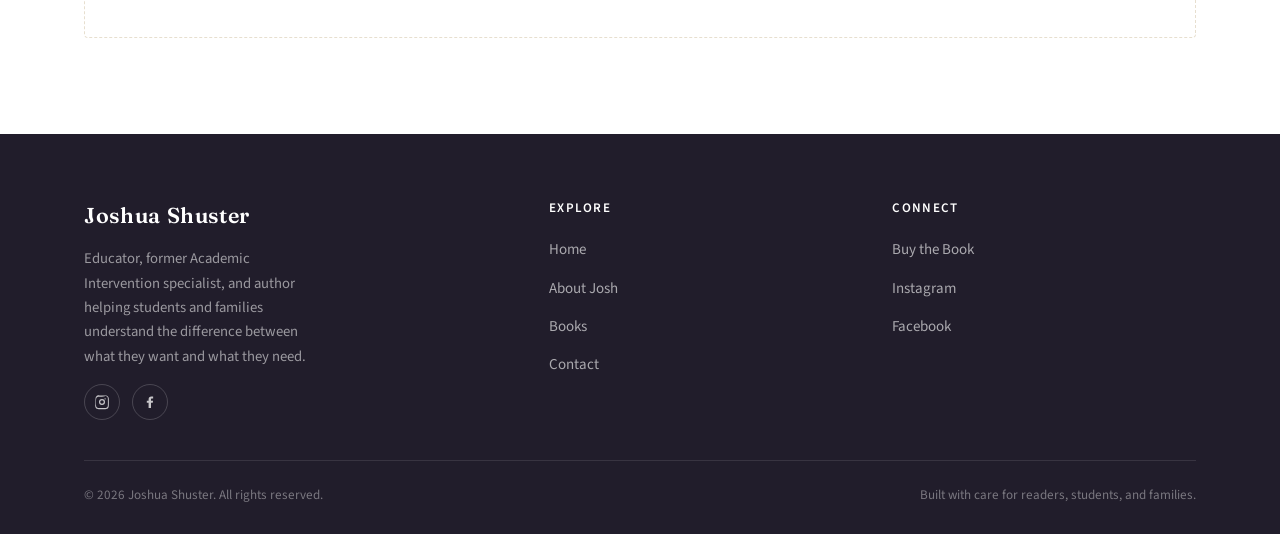
<file: books.html>
<!DOCTYPE html>
<html lang="en">
<head>
<meta charset="UTF-8">
<meta name="viewport" content="width=device-width, initial-scale=1.0">
<title>Books by Joshua Shuster</title>
<meta name="description" content="The Power of Want &amp; The Feeling of Need by Joshua Shuster — a practical guide to understanding the difference between what you want and what you need.">

<link rel="preconnect" href="https://fonts.googleapis.com">
<link rel="preconnect" href="https://fonts.gstatic.com" crossorigin>
<link href="https://fonts.googleapis.com/css2?family=Fraunces:ital,wght@0,500;0,600;0,700;1,500&amp;family=Source+Sans+3:wght@400;500;600;700&amp;display=swap" rel="stylesheet">
<link rel="stylesheet" href="css/styles.css">
<link rel="icon" href="data:image/svg+xml,<svg xmlns=%22http://www.w3.org/2000/svg%22 viewBox=%220 0 100 100%22><rect width=%22100%22 height=%22100%22 rx=%2216%22 fill=%22%23262244%22/><text x=%2250%25%22 y=%2258%25%22 font-size=%2255%22 text-anchor=%22middle%22 fill=%22%23C08A3E%22 font-family=%22Georgia,serif%22>J</text></svg>">
</head>
<body>
<a class="skip-link" href="#main">Skip to content</a>

<header class="site-header">
  <div class="container nav-bar">
    <a href="index.html" class="brand">
      <span class="brand-name">Joshua Shuster</span>
      <span class="brand-tag">Author &middot; Educator &middot; Mentor</span>
    </a>
    <nav class="nav-links" aria-label="Primary">
      <a href="index.html">Home</a>
      <a href="about.html">About</a>
      <a href="books.html" aria-current="page">Books</a>
      <a href="contact.html">Contact</a>
      <a class="nav-cta-mobile" href="https://www.amazon.com/dp/B0FVHML2S7/" target="_blank" rel="noopener">Buy the Book</a>
    </nav>
    <a class="nav-cta" href="https://www.amazon.com/dp/B0FVHML2S7/" target="_blank" rel="noopener">Buy the Book</a>
    <button class="nav-toggle" aria-label="Toggle menu" aria-expanded="false">
      <span></span><span></span><span></span>
    </button>
  </div>
</header>

<main id="main">

  <section class="page-hero">
    <div class="container">
      <p class="breadcrumb"><a href="index.html">Home</a> / Books</p>
      <p class="eyebrow">Books</p>
      <h1>Understanding the difference between want and need</h1>
      <p>A practical, honest look at the desires and perceived needs that quietly shape our decisions, our finances, and our relationships.</p>
    </div>
  </section>

  <!-- BOOK DETAIL -->
  <section class="section">
    <div class="container book-showcase">
      <div class="book-cover-frame">
        <img src="images/book-cover.jpg" alt="Book cover: The Power of Want &amp; The Feeling of Need by Joshua Shuster">
      </div>
      <div class="book-title-block">
        <p class="eyebrow">Featured Book</p>
        <h3>The Power of Want &amp; The Feeling of Need</h3>
        <div class="book-desc">
          <p>Are you tired of saying &ldquo;yes&rdquo; when you know you should say &ldquo;no&rdquo;? Do you struggle to distinguish between what you genuinely need and what you simply want?</p>
          <p>In <em>The Power of Want &amp; The Feeling of Need</em>, educator, mentor, and author Joshua Shuster explores the powerful influence that wants and perceived needs have on our decisions, behaviors, relationships, and overall well-being. Drawing from more than a decade of experience working with students, families, and individuals, Shuster offers practical insights and real-world examples to help readers better understand the motivations that drive their choices.</p>
          <p>This thought-provoking guide challenges readers to examine the difference between genuine necessities and desires that often masquerade as needs. By developing a clearer understanding of these concepts, you can make more intentional decisions, strengthen your financial habits, reduce unnecessary stress, and focus on what truly adds value to your life.</p>
          <p>Whether you're seeking greater financial stability, struggling with impulsive decision-making, or simply looking for a more purposeful way of living, this book provides a practical framework for gaining clarity and self-awareness. Shuster demonstrates how unchecked wants can quietly influence our actions, while perceived needs can shape our emotions and responses to life's challenges.</p>
          <p>By learning to recognize the distinction between wants and needs, you can break free from limiting patterns, overcome negative influences, and take meaningful steps toward personal growth and success. <em>The Power of Want &amp; The Feeling of Need</em> is an invitation to rethink your priorities, gain control of your choices, and create a life guided by purpose rather than impulse.</p>
        </div>
        <div class="book-actions">
          <a class="btn btn-primary" href="https://www.amazon.com/dp/B0FVHML2S7/" target="_blank" rel="noopener">Buy Now on Amazon</a>
          <a class="btn btn-outline" href="#interview">Watch the Author Interview</a>
        </div>
      </div>
    </div>
  </section>

  <!-- TESTIMONIAL -->
  <section class="section section-alt">
    <div class="container">
      <div class="section-head center">
        <p class="eyebrow" style="justify-content:center">What Readers Are Saying</p>
        <h2>A small book with a mighty message</h2>
      </div>
      <div class="testimonial-card">
        <p class="testimonial-quote">This book is an easy read with impact. Small but mighty message! The author reminds us of how important it is to stop and smell the roses and not be so concerned with everyone else&rsquo;s roses! I purchased this for my college kids and their friends to remind them what a gift what they have is and not what everyone else has. We often now say when asked to buy something &ldquo;is this a need or a want?&rdquo;. Great message.</p>
        <div class="testimonial-attr">
          <span class="stars">&#9733;&#9733;&#9733;&#9733;&#9733;</span>
          <span>&mdash; Bridgy's Stuff, Verified Reader</span>
        </div>
      </div>
    </div>
  </section>

  <!-- SPOTLIGHT INTERVIEW -->
  <section class="section" id="interview">
    <div class="container interview-block">
      <div>
        <p class="eyebrow">As Featured In</p>
        <h2>Spotlight Interview with Mr. Logan</h2>
        <p>Joshua Shuster was honored to be featured in a Spotlight Interview with Mr. Logan. In this engaging conversation, he shares the inspiration behind his book <em>The Power of Want &amp; The Feeling of Need</em>, discusses his work as an educator and mentor, and offers practical advice for individuals seeking greater clarity, purpose, and success in their lives.</p>
        <a class="btn btn-outline" href="https://www.youtube.com/watch?v=-2qcAjFTsXg" target="_blank" rel="noopener">Watch on YouTube</a>
      </div>
      <div class="video-frame">
        <iframe src="https://www.youtube.com/embed/-2qcAjFTsXg" title="Spotlight Interview with Mr. Logan featuring Joshua Shuster" allow="accelerometer; autoplay; clipboard-write; encrypted-media; gyroscope; picture-in-picture" allowfullscreen loading="lazy"></iframe>
      </div>
    </div>
  </section>

  <!-- UPCOMING BOOK -->
  <section class="section section-alt">
    <div class="container">
      <div class="upcoming-card">
        <p class="eyebrow" style="justify-content:center">Coming Next</p>
        <h3>A New Book Is on the Way</h3>
        <p>Josh is currently working on his next project for students, parents, and educators. Join the newsletter on the home page to be the first to hear when it's announced.</p>
        <a class="btn btn-primary" href="index.html#newsletter-form">Join the Newsletter</a>
      </div>
    </div>
  </section>

</main>

<footer class="site-footer">
  <div class="container">
    <div class="footer-grid">
      <div class="footer-brand">
        <span class="brand-name">Joshua Shuster</span>
        <p class="footer-desc">Educator, former Academic Intervention specialist, and author helping students and families understand the difference between what they want and what they need.</p>
        <div class="footer-social">
          <a href="https://www.instagram.com/joshuashuster__author" target="_blank" rel="noopener" aria-label="Instagram">
            <svg viewBox="0 0 24 24"><path d="M12 2.2c3.2 0 3.6 0 4.9.07 1.2.06 2 .25 2.4.42.6.24 1 .53 1.5 1s.76.9 1 1.5c.17.4.36 1.2.42 2.4.06 1.3.07 1.7.07 4.9s0 3.6-.07 4.9c-.06 1.2-.25 2-.42 2.4a4 4 0 0 1-1 1.5 4 4 0 0 1-1.5 1c-.4.17-1.2.36-2.4.42-1.3.06-1.7.07-4.9.07s-3.6 0-4.9-.07c-1.2-.06-2-.25-2.4-.42a4 4 0 0 1-1.5-1 4 4 0 0 1-1-1.5c-.17-.4-.36-1.2-.42-2.4C2.21 15.6 2.2 15.2 2.2 12s0-3.6.07-4.9c.06-1.2.25-2 .42-2.4a4 4 0 0 1 1-1.5 4 4 0 0 1 1.5-1c.4-.17 1.2-.36 2.4-.42C8.4 2.21 8.8 2.2 12 2.2zm0 1.8c-3.15 0-3.52 0-4.76.07-1 .05-1.5.2-1.86.34-.47.18-.8.4-1.15.75s-.57.68-.75 1.15c-.14.36-.29.87-.34 1.86C3.02 8.48 3 8.85 3 12s0 3.52.07 4.76c.05 1 .2 1.5.34 1.86.18.47.4.8.75 1.15s.68.57 1.15.75c.36.14.87.29 1.86.34 1.24.06 1.6.07 4.76.07s3.52 0 4.76-.07c1-.05 1.5-.2 1.86-.34.47-.18.8-.4 1.15-.75s.57-.68.75-1.15c.14-.36.29-.87.34-1.86.06-1.24.07-1.6.07-4.76s0-3.52-.07-4.76c-.05-1-.2-1.5-.34-1.86a3 3 0 0 0-.75-1.15 3 3 0 0 0-1.15-.75c-.36-.14-.87-.29-1.86-.34C15.52 4 15.15 4 12 4zm0 3.5a4.5 4.5 0 1 1 0 9 4.5 4.5 0 0 1 0-9zm0 1.8a2.7 2.7 0 1 0 0 5.4 2.7 2.7 0 0 0 0-5.4zm5.7-2a1.05 1.05 0 1 1-2.1 0 1.05 1.05 0 0 1 2.1 0z"/></svg>
          </a>
          <a href="https://www.facebook.com/joshua.shuster.73" target="_blank" rel="noopener" aria-label="Facebook">
            <svg viewBox="0 0 24 24"><path d="M13.5 21v-7.9h2.66l.4-3.1h-3.06V8.1c0-.9.25-1.5 1.55-1.5h1.65V3.8C15.9 3.7 15 3.6 13.9 3.6c-2.4 0-4 1.46-4 4.15v2.35H7.2v3.1h2.7V21h3.6z"/></svg>
          </a>
        </div>
      </div>
      <div class="footer-col">
        <h4>Explore</h4>
        <ul>
          <li><a href="index.html">Home</a></li>
          <li><a href="about.html">About Josh</a></li>
          <li><a href="books.html">Books</a></li>
          <li><a href="contact.html">Contact</a></li>
        </ul>
      </div>
      <div class="footer-col">
        <h4>Connect</h4>
        <ul>
          <li><a href="https://www.amazon.com/dp/B0FVHML2S7/" target="_blank" rel="noopener">Buy the Book</a></li>
          <li><a href="https://www.instagram.com/joshuashuster__author" target="_blank" rel="noopener">Instagram</a></li>
          <li><a href="https://www.facebook.com/joshua.shuster.73" target="_blank" rel="noopener">Facebook</a></li>
        </ul>
      </div>
    </div>
    <div class="footer-bottom">
      <span>&copy; <span data-year>2026</span> Joshua Shuster. All rights reserved.</span>
      <span>Built with care for readers, students, and families.</span>
    </div>
  </div>
</footer>

<script src="js/main.js"></script>
</body>
</html>
</file>
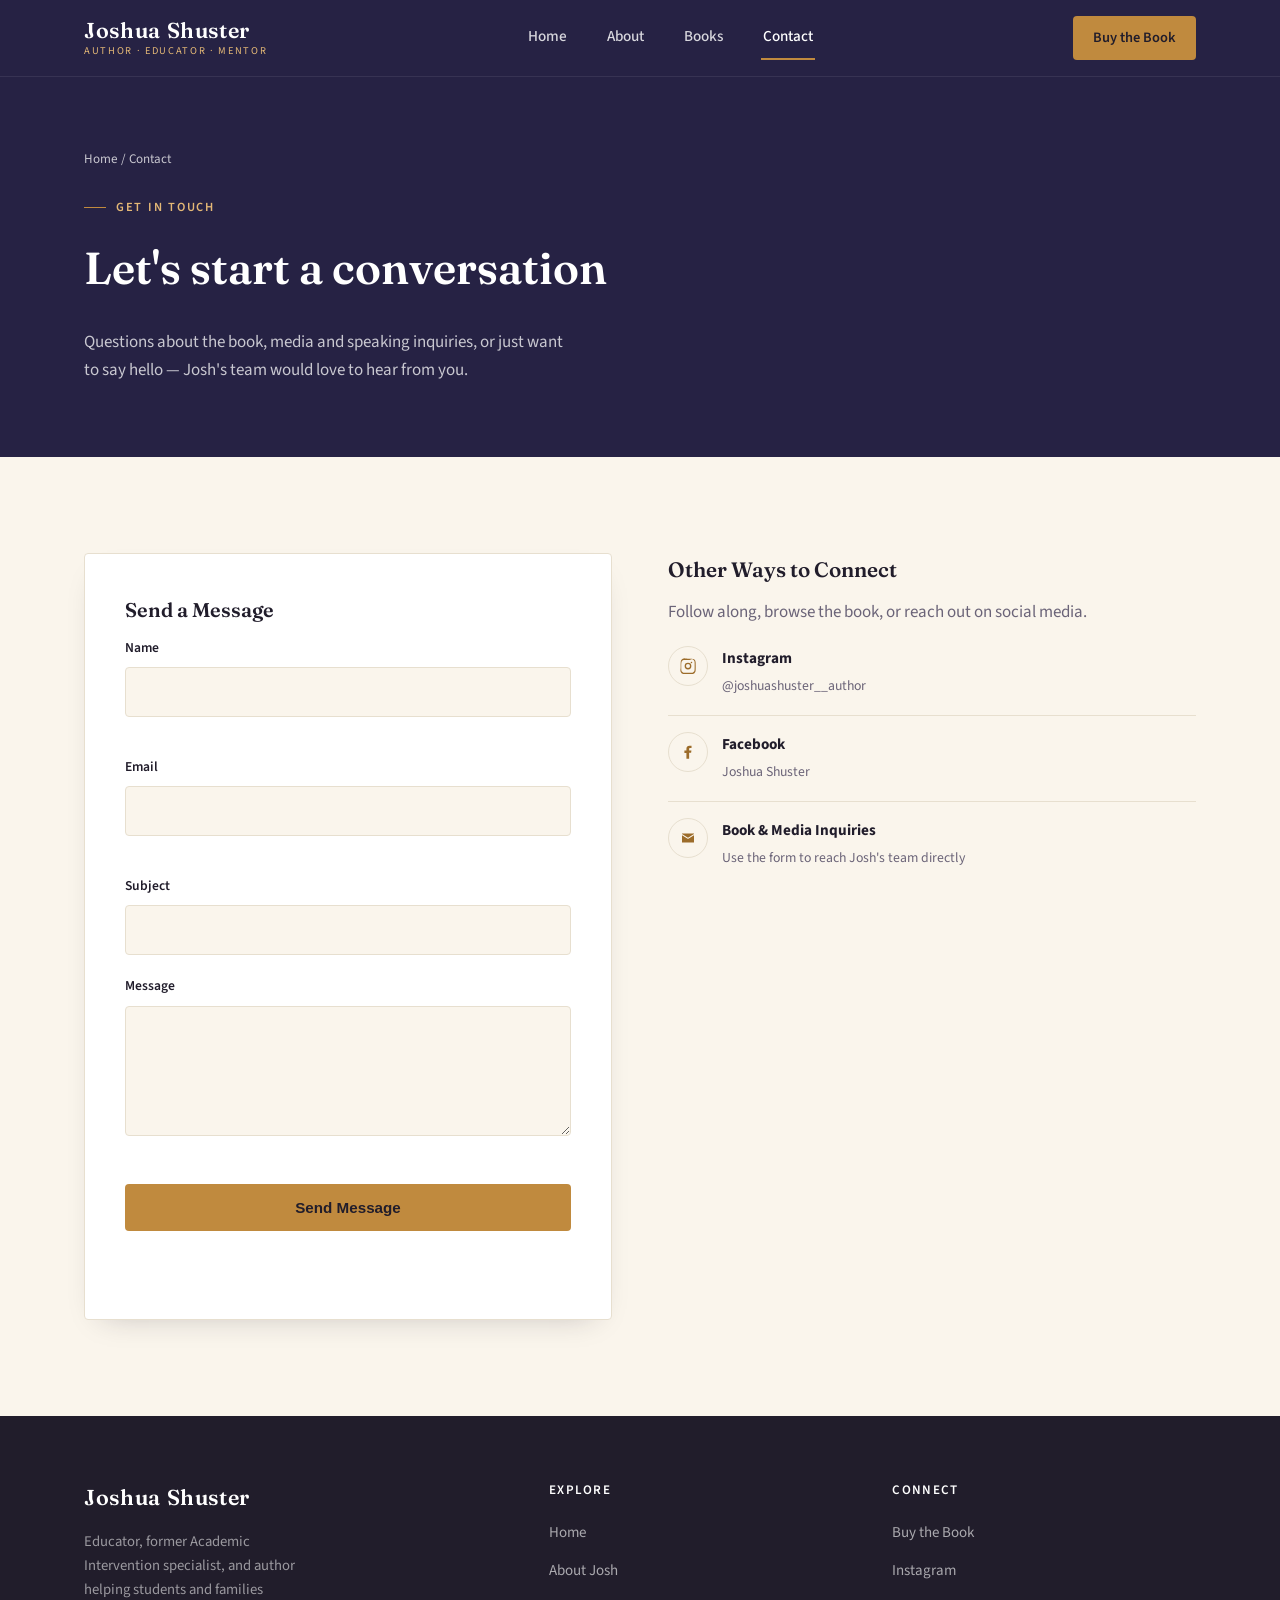
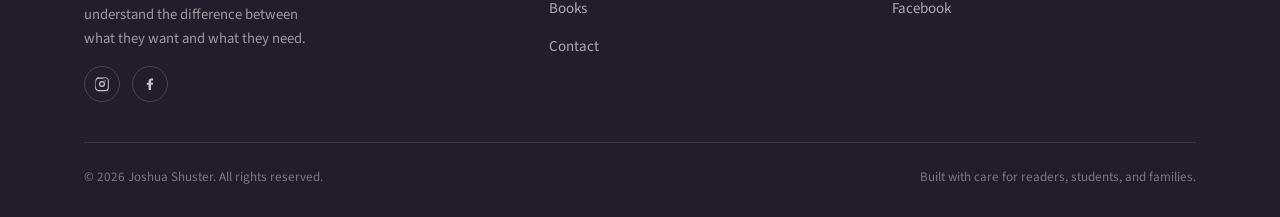
<file: contact.html>
<!DOCTYPE html>
<html lang="en">
<head>
<meta charset="UTF-8">
<meta name="viewport" content="width=device-width, initial-scale=1.0">
<title>Contact Joshua Shuster</title>
<meta name="description" content="Get in touch with Joshua Shuster for media inquiries, speaking engagements, or general questions.">

<link rel="preconnect" href="https://fonts.googleapis.com">
<link rel="preconnect" href="https://fonts.gstatic.com" crossorigin>
<link href="https://fonts.googleapis.com/css2?family=Fraunces:ital,wght@0,500;0,600;0,700;1,500&amp;family=Source+Sans+3:wght@400;500;600;700&amp;display=swap" rel="stylesheet">
<link rel="stylesheet" href="css/styles.css">
<link rel="icon" href="data:image/svg+xml,<svg xmlns=%22http://www.w3.org/2000/svg%22 viewBox=%220 0 100 100%22><rect width=%22100%22 height=%22100%22 rx=%2216%22 fill=%22%23262244%22/><text x=%2250%25%22 y=%2258%25%22 font-size=%2255%22 text-anchor=%22middle%22 fill=%22%23C08A3E%22 font-family=%22Georgia,serif%22>J</text></svg>">
</head>
<body>
<a class="skip-link" href="#main">Skip to content</a>

<header class="site-header">
  <div class="container nav-bar">
    <a href="index.html" class="brand">
      <span class="brand-name">Joshua Shuster</span>
      <span class="brand-tag">Author &middot; Educator &middot; Mentor</span>
    </a>
    <nav class="nav-links" aria-label="Primary">
      <a href="index.html">Home</a>
      <a href="about.html">About</a>
      <a href="books.html">Books</a>
      <a href="contact.html" aria-current="page">Contact</a>
      <a class="nav-cta-mobile" href="https://www.amazon.com/dp/B0FVHML2S7/" target="_blank" rel="noopener">Buy the Book</a>
    </nav>
    <a class="nav-cta" href="https://www.amazon.com/dp/B0FVHML2S7/" target="_blank" rel="noopener">Buy the Book</a>
    <button class="nav-toggle" aria-label="Toggle menu" aria-expanded="false">
      <span></span><span></span><span></span>
    </button>
  </div>
</header>

<main id="main">

  <section class="page-hero">
    <div class="container">
      <p class="breadcrumb"><a href="index.html">Home</a> / Contact</p>
      <p class="eyebrow">Get in Touch</p>
      <h1>Let's start a conversation</h1>
      <p>Questions about the book, media and speaking inquiries, or just want to say hello &mdash; Josh's team would love to hear from you.</p>
    </div>
  </section>

  <section class="section">
    <div class="container contact-layout">

      <div class="contact-card">
        <h3>Send a Message</h3>
        <form id="contact-form" novalidate>
          <div class="form-row">
            <label for="contact-name">Name</label>
            <input type="text" id="contact-name" name="name" autocomplete="name" required>
            <p class="form-error" id="contact-name-error"></p>
          </div>
          <div class="form-row">
            <label for="contact-email">Email</label>
            <input type="email" id="contact-email" name="email" autocomplete="email" required>
            <p class="form-error" id="contact-email-error"></p>
          </div>
          <div class="form-row">
            <label for="contact-subject">Subject</label>
            <input type="text" id="contact-subject" name="subject" autocomplete="off">
          </div>
          <div class="form-row">
            <label for="contact-message">Message</label>
            <textarea id="contact-message" name="message" required></textarea>
            <p class="form-error" id="contact-message-error"></p>
          </div>
          <button type="submit" class="btn btn-primary btn-block">Send Message</button>
          <p id="contact-status" class="form-status" role="status" aria-live="polite"></p>
        </form>
      </div>

      <div class="contact-info">
        <h3>Other Ways to Connect</h3>
        <p style="color:var(--text-muted)">Follow along, browse the book, or reach out on social media.</p>
        <ul class="contact-methods">
          <li>
            <span class="icon"><svg viewBox="0 0 24 24"><path d="M12 2.2c3.2 0 3.6 0 4.9.07 1.2.06 2 .25 2.4.42.6.24 1 .53 1.5 1s.76.9 1 1.5c.17.4.36 1.2.42 2.4.06 1.3.07 1.7.07 4.9s0 3.6-.07 4.9c-.06 1.2-.25 2-.42 2.4a4 4 0 0 1-1 1.5 4 4 0 0 1-1.5 1c-.4.17-1.2.36-2.4.42-1.3.06-1.7.07-4.9.07s-3.6 0-4.9-.07c-1.2-.06-2-.25-2.4-.42a4 4 0 0 1-1.5-1 4 4 0 0 1-1-1.5c-.17-.4-.36-1.2-.42-2.4C2.21 15.6 2.2 15.2 2.2 12s0-3.6.07-4.9c.06-1.2.25-2 .42-2.4a4 4 0 0 1 1-1.5 4 4 0 0 1 1.5-1c.4-.17 1.2-.36 2.4-.42C8.4 2.21 8.8 2.2 12 2.2zm0 1.8c-3.15 0-3.52 0-4.76.07-1 .05-1.5.2-1.86.34-.47.18-.8.4-1.15.75s-.57.68-.75 1.15c-.14.36-.29.87-.34 1.86C3.02 8.48 3 8.85 3 12s0 3.52.07 4.76c.05 1 .2 1.5.34 1.86.18.47.4.8.75 1.15s.68.57 1.15.75c.36.14.87.29 1.86.34 1.24.06 1.6.07 4.76.07s3.52 0 4.76-.07c1-.05 1.5-.2 1.86-.34.47-.18.8-.4 1.15-.75s.57-.68.75-1.15c.14-.36.29-.87.34-1.86.06-1.24.07-1.6.07-4.76s0-3.52-.07-4.76c-.05-1-.2-1.5-.34-1.86a3 3 0 0 0-.75-1.15 3 3 0 0 0-1.15-.75c-.36-.14-.87-.29-1.86-.34C15.52 4 15.15 4 12 4zm0 3.5a4.5 4.5 0 1 1 0 9 4.5 4.5 0 0 1 0-9zm0 1.8a2.7 2.7 0 1 0 0 5.4 2.7 2.7 0 0 0 0-5.4zm5.7-2a1.05 1.05 0 1 1-2.1 0 1.05 1.05 0 0 1 2.1 0z"/></svg></span>
            <div>
              <strong>Instagram</strong>
              <span><a href="https://www.instagram.com/joshuashuster__author" target="_blank" rel="noopener">@joshuashuster__author</a></span>
            </div>
          </li>
          <li>
            <span class="icon"><svg viewBox="0 0 24 24"><path d="M13.5 21v-7.9h2.66l.4-3.1h-3.06V8.1c0-.9.25-1.5 1.55-1.5h1.65V3.8C15.9 3.7 15 3.6 13.9 3.6c-2.4 0-4 1.46-4 4.15v2.35H7.2v3.1h2.7V21h3.6z"/></svg></span>
            <div>
              <strong>Facebook</strong>
              <span><a href="https://www.facebook.com/joshua.shuster.73" target="_blank" rel="noopener">Joshua Shuster</a></span>
            </div>
          </li>
          <li>
            <span class="icon"><svg viewBox="0 0 24 24"><path d="M20 6.5l-8 5-8-5V6h16v.5zM4 8.3l7.5 4.7a1 1 0 0 0 1 0L20 8.3V18H4V8.3z"/></svg></span>
            <div>
              <strong>Book &amp; Media Inquiries</strong>
              <span>Use the form to reach Josh's team directly</span>
            </div>
          </li>
        </ul>
      </div>

    </div>
  </section>

</main>

<footer class="site-footer">
  <div class="container">
    <div class="footer-grid">
      <div class="footer-brand">
        <span class="brand-name">Joshua Shuster</span>
        <p class="footer-desc">Educator, former Academic Intervention specialist, and author helping students and families understand the difference between what they want and what they need.</p>
        <div class="footer-social">
          <a href="https://www.instagram.com/joshuashuster__author" target="_blank" rel="noopener" aria-label="Instagram">
            <svg viewBox="0 0 24 24"><path d="M12 2.2c3.2 0 3.6 0 4.9.07 1.2.06 2 .25 2.4.42.6.24 1 .53 1.5 1s.76.9 1 1.5c.17.4.36 1.2.42 2.4.06 1.3.07 1.7.07 4.9s0 3.6-.07 4.9c-.06 1.2-.25 2-.42 2.4a4 4 0 0 1-1 1.5 4 4 0 0 1-1.5 1c-.4.17-1.2.36-2.4.42-1.3.06-1.7.07-4.9.07s-3.6 0-4.9-.07c-1.2-.06-2-.25-2.4-.42a4 4 0 0 1-1.5-1 4 4 0 0 1-1-1.5c-.17-.4-.36-1.2-.42-2.4C2.21 15.6 2.2 15.2 2.2 12s0-3.6.07-4.9c.06-1.2.25-2 .42-2.4a4 4 0 0 1 1-1.5 4 4 0 0 1 1.5-1c.4-.17 1.2-.36 2.4-.42C8.4 2.21 8.8 2.2 12 2.2zm0 1.8c-3.15 0-3.52 0-4.76.07-1 .05-1.5.2-1.86.34-.47.18-.8.4-1.15.75s-.57.68-.75 1.15c-.14.36-.29.87-.34 1.86C3.02 8.48 3 8.85 3 12s0 3.52.07 4.76c.05 1 .2 1.5.34 1.86.18.47.4.8.75 1.15s.68.57 1.15.75c.36.14.87.29 1.86.34 1.24.06 1.6.07 4.76.07s3.52 0 4.76-.07c1-.05 1.5-.2 1.86-.34.47-.18.8-.4 1.15-.75s.57-.68.75-1.15c.14-.36.29-.87.34-1.86.06-1.24.07-1.6.07-4.76s0-3.52-.07-4.76c-.05-1-.2-1.5-.34-1.86a3 3 0 0 0-.75-1.15 3 3 0 0 0-1.15-.75c-.36-.14-.87-.29-1.86-.34C15.52 4 15.15 4 12 4zm0 3.5a4.5 4.5 0 1 1 0 9 4.5 4.5 0 0 1 0-9zm0 1.8a2.7 2.7 0 1 0 0 5.4 2.7 2.7 0 0 0 0-5.4zm5.7-2a1.05 1.05 0 1 1-2.1 0 1.05 1.05 0 0 1 2.1 0z"/></svg>
          </a>
          <a href="https://www.facebook.com/joshua.shuster.73" target="_blank" rel="noopener" aria-label="Facebook">
            <svg viewBox="0 0 24 24"><path d="M13.5 21v-7.9h2.66l.4-3.1h-3.06V8.1c0-.9.25-1.5 1.55-1.5h1.65V3.8C15.9 3.7 15 3.6 13.9 3.6c-2.4 0-4 1.46-4 4.15v2.35H7.2v3.1h2.7V21h3.6z"/></svg>
          </a>
        </div>
      </div>
      <div class="footer-col">
        <h4>Explore</h4>
        <ul>
          <li><a href="index.html">Home</a></li>
          <li><a href="about.html">About Josh</a></li>
          <li><a href="books.html">Books</a></li>
          <li><a href="contact.html">Contact</a></li>
        </ul>
      </div>
      <div class="footer-col">
        <h4>Connect</h4>
        <ul>
          <li><a href="https://www.amazon.com/dp/B0FVHML2S7/" target="_blank" rel="noopener">Buy the Book</a></li>
          <li><a href="https://www.instagram.com/joshuashuster__author" target="_blank" rel="noopener">Instagram</a></li>
          <li><a href="https://www.facebook.com/joshua.shuster.73" target="_blank" rel="noopener">Facebook</a></li>
        </ul>
      </div>
    </div>
    <div class="footer-bottom">
      <span>&copy; <span data-year>2026</span> Joshua Shuster. All rights reserved.</span>
      <span>Built with care for readers, students, and families.</span>
    </div>
  </div>
</footer>

<script src="js/main.js"></script>
</body>
</html>
</file>
<file: css/styles.css>
/* =========================================================
   Joshua Shuster — Author Website
   Design tokens
   ========================================================= */
:root {
  /* Palette — drawn from the book cover: dusk sky over a wheat field */
  --ink: #211D2B;          /* near-black plum, primary text */
  --navy: #262244;         /* deep dusk navy — header/footer */
  --navy-dim: #34305a;
  --cream: #FAF5EC;        /* warm paper background */
  --paper: #FFFFFF;
  --wheat: #C08A3E;        /* primary accent — ripe wheat gold */
  --wheat-light: #E4B876;
  --wheat-dark: #9C6C2A;
  --plum: #6E4568;         /* secondary accent — dusk sky plum */
  --text-muted: #6B6478;
  --line: #E7DFCF;

  --font-display: "Fraunces", Georgia, "Times New Roman", serif;
  --font-body: "Source Sans 3", "Segoe UI", Arial, sans-serif;

  --container: 1160px;
  --radius: 4px;
  --shadow-soft: 0 20px 45px -25px rgba(33, 29, 43, 0.45);
  --shadow-card: 0 12px 30px -18px rgba(33, 29, 43, 0.28);
}

/* =========================================================
   Reset & base
   ========================================================= */
*, *::before, *::after { box-sizing: border-box; }
html { scroll-behavior: smooth; }

@media (prefers-reduced-motion: reduce) {
  html { scroll-behavior: auto; }
  *, *::before, *::after {
    animation-duration: 0.001ms !important;
    animation-iteration-count: 1 !important;
    transition-duration: 0.001ms !important;
    scroll-behavior: auto !important;
  }
}

body {
  margin: 0;
  font-family: var(--font-body);
  color: var(--ink);
  background: var(--cream);
  line-height: 1.65;
  font-size: 17px;
  -webkit-font-smoothing: antialiased;
}

img { max-width: 100%; display: block; }
a { color: inherit; text-decoration: none; }
ul { margin: 0; padding: 0; list-style: none; }
h1, h2, h3, h4 { font-family: var(--font-display); font-weight: 600; margin: 0 0 0.5em; color: var(--ink); }
p { margin: 0 0 1em; }

.container {
  width: 100%;
  max-width: var(--container);
  margin: 0 auto;
  padding: 0 24px;
}

a:focus-visible,
button:focus-visible,
input:focus-visible,
textarea:focus-visible {
  outline: 3px solid var(--wheat);
  outline-offset: 2px;
}

::selection { background: var(--wheat-light); color: var(--ink); }

/* =========================================================
   Eyebrow / labels
   ========================================================= */
.eyebrow {
  display: inline-flex;
  align-items: center;
  gap: 10px;
  font-family: var(--font-body);
  font-size: 0.78rem;
  letter-spacing: 0.14em;
  text-transform: uppercase;
  color: var(--wheat-dark);
  font-weight: 600;
  margin-bottom: 14px;
}
.eyebrow::before {
  content: "";
  width: 22px;
  height: 1px;
  background: var(--wheat);
}

/* =========================================================
   Header
   ========================================================= */
.site-header {
  position: sticky;
  top: 0;
  z-index: 100;
  background: var(--navy);
  border-bottom: 1px solid rgba(255,255,255,0.08);
}

.nav-bar {
  display: flex;
  align-items: center;
  justify-content: space-between;
  height: 76px;
}

.brand {
  display: flex;
  flex-direction: column;
  line-height: 1;
  color: var(--paper);
}
.brand-name {
  font-family: var(--font-display);
  font-size: 1.35rem;
  font-weight: 600;
  letter-spacing: 0.03em;
}
.brand-tag {
  font-size: 0.65rem;
  letter-spacing: 0.16em;
  text-transform: uppercase;
  color: var(--wheat-light);
  margin-top: 4px;
}

.nav-links {
  display: flex;
  align-items: center;
  gap: 36px;
}
.nav-links a {
  color: rgba(255,255,255,0.82);
  font-size: 0.95rem;
  font-weight: 500;
  padding: 8px 2px;
  border-bottom: 2px solid transparent;
  transition: color 0.2s ease, border-color 0.2s ease;
}
.nav-links a:hover,
.nav-links a[aria-current="page"] {
  color: var(--paper);
  border-color: var(--wheat);
}

.nav-cta {
  display: inline-flex;
  align-items: center;
  gap: 8px;
  background: var(--wheat);
  color: var(--ink) !important;
  font-weight: 600;
  padding: 10px 20px;
  border-radius: var(--radius);
  font-size: 0.9rem;
  transition: background 0.2s ease, transform 0.15s ease;
}
.nav-cta:hover { background: var(--wheat-light); transform: translateY(-1px); }

.nav-cta-mobile { display: none; }

.nav-toggle {
  display: none;
  background: none;
  border: none;
  cursor: pointer;
  padding: 8px;
}
.nav-toggle span {
  display: block;
  width: 24px;
  height: 2px;
  background: var(--paper);
  margin: 5px 0;
  transition: transform 0.2s ease, opacity 0.2s ease;
}

/* =========================================================
   Buttons
   ========================================================= */
.btn {
  display: inline-flex;
  align-items: center;
  justify-content: center;
  gap: 8px;
  padding: 14px 28px;
  border-radius: var(--radius);
  font-weight: 600;
  font-size: 0.95rem;
  cursor: pointer;
  border: 1px solid transparent;
  transition: background 0.2s ease, color 0.2s ease, border-color 0.2s ease, transform 0.15s ease;
}
.btn-primary {
  background: var(--wheat);
  color: var(--ink);
}
.btn-primary:hover { background: var(--wheat-light); transform: translateY(-1px); }

.btn-outline {
  background: transparent;
  border-color: rgba(255,255,255,0.4);
  color: inherit;
}
.btn-outline:hover { border-color: var(--wheat); color: var(--wheat-dark); }

.btn-outline-light {
  background: transparent;
  border-color: rgba(255,255,255,0.45);
  color: var(--paper);
}
.btn-outline-light:hover { border-color: var(--wheat); background: rgba(255,255,255,0.06); }

.btn-block { width: 100%; }

/* =========================================================
   Hero (home)
   ========================================================= */
.hero {
  position: relative;
  background: linear-gradient(180deg, var(--navy) 0%, #3a2f52 55%, #7a5548 100%);
  color: var(--paper);
  overflow: hidden;
  padding-bottom: 60px;
}
.hero::after {
  content: "";
  position: absolute;
  inset: auto 0 0 0;
  height: 90px;
  background: linear-gradient(180deg, transparent, var(--cream));
  pointer-events: none;
}
.hero-grid {
  position: relative;
  z-index: 2;
  display: grid;
  grid-template-columns: 1.05fr 0.85fr;
  gap: 56px;
  align-items: center;
  padding-top: 84px;
  padding-bottom: 40px;
}
.hero h1 {
  color: var(--paper);
  font-size: clamp(2.3rem, 4vw, 3.4rem);
  line-height: 1.12;
  margin-bottom: 22px;
}
.hero h1 em {
  font-style: italic;
  color: var(--wheat-light);
}
.hero-sub {
  font-size: 1.08rem;
  color: rgba(255,255,255,0.82);
  max-width: 46ch;
  margin-bottom: 32px;
}
.hero-actions {
  display: flex;
  gap: 16px;
  flex-wrap: wrap;
  margin-bottom: 36px;
}
.hero-meta {
  display: flex;
  gap: 28px;
  flex-wrap: wrap;
  font-size: 0.85rem;
  color: rgba(255,255,255,0.65);
}
.hero-meta strong { color: var(--wheat-light); display: block; font-family: var(--font-display); font-size: 1.1rem; }

.hero-cover {
  position: relative;
  display: flex;
  justify-content: center;
}
.hero-cover img {
  width: 260px;
  border-radius: 3px;
  box-shadow: var(--shadow-soft);
  border: 1px solid rgba(255,255,255,0.15);
}
.hero-cover-badge {
  position: absolute;
  bottom: -18px;
  right: 18px;
  background: var(--paper);
  color: var(--ink);
  padding: 10px 16px;
  border-radius: var(--radius);
  font-size: 0.78rem;
  font-weight: 600;
  box-shadow: var(--shadow-card);
}

/* Wheat divider (signature motif) */
.wheat-divider {
  height: 34px;
  width: 100%;
  display: block;
}

/* =========================================================
   Stat / credibility strip
   ========================================================= */
.stats-strip {
  background: var(--paper);
  border-bottom: 1px solid var(--line);
}
.stats-grid {
  display: grid;
  grid-template-columns: repeat(4, 1fr);
  gap: 24px;
  padding: 40px 0;
}
.stat-item { text-align: left; border-left: 2px solid var(--wheat); padding-left: 16px; }
.stat-num {
  font-family: var(--font-display);
  font-size: 1.7rem;
  color: var(--ink);
  display: block;
  margin-bottom: 4px;
}
.stat-label {
  font-size: 0.86rem;
  color: var(--text-muted);
}

/* =========================================================
   Section basics
   ========================================================= */
.section { padding: 96px 0; }
.section-tight { padding: 72px 0; }
.section-alt { background: var(--paper); }
.section-dark { background: var(--navy); color: rgba(255,255,255,0.9); }
.section-dark h2 { color: var(--paper); }
.section-head { max-width: 640px; margin-bottom: 48px; }
.section-head.center { margin-left: auto; margin-right: auto; text-align: center; }
.section h2 { font-size: clamp(1.7rem, 3vw, 2.3rem); }
.section-lede { color: var(--text-muted); font-size: 1.05rem; }

/* =========================================================
   Author word section
   ========================================================= */
.author-grid {
  display: grid;
  grid-template-columns: 300px 1fr;
  gap: 56px;
  align-items: center;
}
.author-photo {
  border-radius: 4px;
  box-shadow: var(--shadow-card);
}
.author-copy h3 { font-size: 1.6rem; margin-bottom: 18px; }
.signature-line {
  margin-top: 22px;
  font-family: var(--font-display);
  font-style: italic;
  font-size: 1.1rem;
  color: var(--wheat-dark);
}
.signature-role {
  font-size: 0.85rem;
  color: var(--text-muted);
  margin-top: 2px;
}
.social-row { display: flex; gap: 14px; margin-top: 22px; }
.social-row a {
  width: 40px;
  height: 40px;
  border-radius: 50%;
  border: 1px solid var(--line);
  display: flex;
  align-items: center;
  justify-content: center;
  transition: border-color 0.2s ease, background 0.2s ease;
}
.social-row a:hover { border-color: var(--wheat); background: var(--cream); }
.social-row svg { width: 18px; height: 18px; fill: var(--ink); }

/* =========================================================
   Book showcase
   ========================================================= */
.book-showcase {
  display: grid;
  grid-template-columns: 240px 1fr;
  gap: 64px;
  align-items: start;
}
.book-showcase.reverse { grid-template-columns: 1fr 240px; }
.book-showcase.reverse .book-cover-frame { order: 2; }
.book-cover-frame img {
  width: 100%;
  border-radius: 3px;
  box-shadow: var(--shadow-soft);
}
.book-title-block h3 { font-size: 1.8rem; margin-bottom: 8px; }
.book-title-block .eyebrow { margin-bottom: 10px; }
.book-desc p { color: var(--ink); }
.book-actions { display: flex; gap: 14px; margin-top: 26px; flex-wrap: wrap; }

/* =========================================================
   Testimonial
   ========================================================= */
.testimonial-card {
  background: var(--paper);
  border: 1px solid var(--line);
  border-left: 4px solid var(--wheat);
  border-radius: var(--radius);
  padding: 44px;
  max-width: 780px;
  margin: 0 auto;
  box-shadow: var(--shadow-card);
}
.testimonial-quote {
  font-family: var(--font-display);
  font-size: 1.35rem;
  line-height: 1.5;
  color: var(--ink);
  margin-bottom: 20px;
}
.testimonial-quote::before { content: "\201C"; color: var(--wheat); }
.testimonial-quote::after { content: "\201D"; color: var(--wheat); }
.testimonial-attr {
  display: flex;
  align-items: center;
  gap: 12px;
  font-size: 0.9rem;
  color: var(--text-muted);
}
.testimonial-attr .stars { color: var(--wheat); letter-spacing: 2px; }
.testimonial-more { text-align: center; margin-top: 28px; }

/* =========================================================
   Newsletter
   ========================================================= */
.newsletter {
  display: grid;
  grid-template-columns: 1fr 1fr;
  gap: 56px;
  align-items: center;
}
.newsletter-copy h2 { color: var(--paper); }
.newsletter-form {
  display: flex;
  gap: 10px;
  flex-wrap: wrap;
  margin-top: 18px;
}
.newsletter-form input[type="email"] {
  flex: 1 1 240px;
  padding: 14px 16px;
  border-radius: var(--radius);
  border: 1px solid rgba(255,255,255,0.25);
  background: rgba(255,255,255,0.06);
  color: var(--paper);
  font-size: 0.95rem;
}
.newsletter-form input[type="email"]::placeholder { color: rgba(255,255,255,0.5); }
.newsletter-note { font-size: 0.8rem; color: rgba(255,255,255,0.55); margin-top: 12px; }
.newsletter-status { font-size: 0.9rem; margin-top: 12px; min-height: 1.2em; }
.newsletter-status.success { color: var(--wheat-light); }
.newsletter-status.error { color: #E39292; }
.newsletter-covers { display: flex; justify-content: center; gap: -20px; position: relative; height: 220px; }
.newsletter-covers img {
  position: absolute;
  width: 150px;
  border-radius: 3px;
  box-shadow: var(--shadow-soft);
}
.newsletter-covers img:first-child { left: 40%; transform: rotate(-6deg); z-index: 1; }
.newsletter-covers img:last-child { left: 52%; transform: rotate(4deg); z-index: 2; }

/* =========================================================
   Footer
   ========================================================= */
.site-footer {
  background: var(--ink);
  color: rgba(255,255,255,0.7);
  padding: 64px 0 28px;
}
.footer-grid {
  display: grid;
  grid-template-columns: 1.4fr 1fr 1fr;
  gap: 40px;
  padding-bottom: 40px;
  border-bottom: 1px solid rgba(255,255,255,0.1);
}
.footer-brand .brand-name { color: var(--paper); }
.footer-desc { margin-top: 14px; color: rgba(255,255,255,0.55); font-size: 0.92rem; max-width: 34ch; }
.footer-col h4 {
  color: var(--paper);
  font-size: 0.82rem;
  letter-spacing: 0.1em;
  text-transform: uppercase;
  font-family: var(--font-body);
  margin-bottom: 16px;
}
.footer-col li { margin-bottom: 10px; }
.footer-col a { color: rgba(255,255,255,0.62); font-size: 0.94rem; transition: color 0.2s ease; }
.footer-col a:hover { color: var(--wheat-light); }
.footer-bottom {
  display: flex;
  justify-content: space-between;
  align-items: center;
  flex-wrap: wrap;
  gap: 12px;
  padding-top: 24px;
  font-size: 0.82rem;
  color: rgba(255,255,255,0.4);
}
.footer-social { display: flex; gap: 12px; }
.footer-social a {
  width: 36px; height: 36px;
  border-radius: 50%;
  border: 1px solid rgba(255,255,255,0.18);
  display: flex; align-items: center; justify-content: center;
}
.footer-social svg { width: 16px; height: 16px; fill: rgba(255,255,255,0.75); }
.footer-social a:hover { border-color: var(--wheat); }

/* =========================================================
   Page hero (inner pages)
   ========================================================= */
.page-hero {
  background: var(--navy);
  color: var(--paper);
  padding: 72px 0 56px;
}
.page-hero .eyebrow { color: var(--wheat-light); }
.page-hero h1 { color: var(--paper); font-size: clamp(2rem, 3.6vw, 2.8rem); }
.page-hero p { color: rgba(255,255,255,0.75); max-width: 60ch; }
.breadcrumb {
  font-size: 0.82rem;
  color: rgba(255,255,255,0.55);
  margin-bottom: 18px;
}
.breadcrumb a { color: rgba(255,255,255,0.75); }
.breadcrumb a:hover { color: var(--wheat-light); }

/* =========================================================
   About page
   ========================================================= */
.about-layout {
  display: grid;
  grid-template-columns: 300px 1fr;
  gap: 64px;
  align-items: start;
}
.about-sticky { position: sticky; top: 100px; }
.credential-list { margin-top: 24px; }
.credential-list li {
  padding: 12px 0;
  border-top: 1px solid var(--line);
  font-size: 0.92rem;
  display: flex;
  justify-content: space-between;
  gap: 12px;
  color: var(--text-muted);
}
.credential-list li strong { color: var(--ink); font-weight: 600; }
.about-copy p { font-size: 1.03rem; }
.about-copy h3 { margin-top: 2em; font-size: 1.3rem; }

.method-grid {
  display: grid;
  grid-template-columns: repeat(4, 1fr);
  gap: 20px;
  margin-top: 24px;
}
.method-card {
  background: var(--paper);
  border: 1px solid var(--line);
  border-radius: var(--radius);
  padding: 24px 20px;
}
.method-card .letter {
  font-family: var(--font-display);
  font-size: 1.6rem;
  color: var(--wheat);
  display: block;
  margin-bottom: 10px;
}
.method-card h4 { font-size: 1.02rem; margin-bottom: 6px; }
.method-card p { font-size: 0.88rem; color: var(--text-muted); margin: 0; }

.schools-row {
  display: flex;
  flex-wrap: wrap;
  gap: 10px;
  margin-top: 18px;
}
.school-chip {
  border: 1px solid var(--line);
  background: var(--paper);
  padding: 8px 16px;
  border-radius: 999px;
  font-size: 0.85rem;
  color: var(--text-muted);
}

/* =========================================================
   Books page
   ========================================================= */
.upcoming-card {
  background: var(--paper);
  border: 1px dashed var(--line);
  border-radius: var(--radius);
  padding: 40px;
  text-align: center;
}
.upcoming-card h3 { margin-bottom: 10px; }
.upcoming-card p { color: var(--text-muted); max-width: 46ch; margin-left: auto; margin-right: auto; }

.interview-block {
  display: grid;
  grid-template-columns: 1fr 1fr;
  gap: 48px;
  align-items: center;
}
.video-frame {
  position: relative;
  width: 100%;
  padding-top: 56.25%;
  border-radius: 4px;
  overflow: hidden;
  box-shadow: var(--shadow-card);
  background: #000;
}
.video-frame iframe {
  position: absolute; inset: 0; width: 100%; height: 100%; border: 0;
}

/* =========================================================
   Contact page
   ========================================================= */
.contact-layout {
  display: grid;
  grid-template-columns: 1fr 1fr;
  gap: 56px;
  align-items: start;
}
.contact-card {
  background: var(--paper);
  border: 1px solid var(--line);
  border-radius: var(--radius);
  padding: 40px;
  box-shadow: var(--shadow-card);
}
.form-row { margin-bottom: 20px; }
.form-row label {
  display: block;
  font-size: 0.85rem;
  font-weight: 600;
  margin-bottom: 8px;
  color: var(--ink);
}
.form-row input,
.form-row textarea {
  width: 100%;
  padding: 13px 14px;
  border: 1px solid var(--line);
  border-radius: var(--radius);
  font-family: var(--font-body);
  font-size: 0.95rem;
  background: var(--cream);
  color: var(--ink);
}
.form-row textarea { resize: vertical; min-height: 130px; }
.form-error {
  color: #B3453B;
  font-size: 0.8rem;
  margin-top: 6px;
  min-height: 1em;
}
.form-status {
  margin-top: 16px;
  font-size: 0.92rem;
  min-height: 1.2em;
}
.form-status.success { color: #4C7A4C; }
.form-status.error { color: #B3453B; }

.contact-info h3 { font-size: 1.3rem; }
.contact-methods { margin-top: 20px; }
.contact-methods li {
  display: flex;
  gap: 14px;
  align-items: flex-start;
  padding: 16px 0;
  border-top: 1px solid var(--line);
}
.contact-methods li:first-child { border-top: none; padding-top: 0; }
.contact-methods .icon {
  width: 40px; height: 40px; flex: none;
  border-radius: 50%;
  background: var(--cream);
  border: 1px solid var(--line);
  display: flex; align-items: center; justify-content: center;
}
.contact-methods svg { width: 18px; height: 18px; fill: var(--wheat-dark); }
.contact-methods strong { display: block; font-size: 0.95rem; }
.contact-methods span { font-size: 0.86rem; color: var(--text-muted); }

/* =========================================================
   Utility
   ========================================================= */
.text-center { text-align: center; }
.mt-lg { margin-top: 48px; }
.visually-hidden {
  position: absolute; width: 1px; height: 1px;
  overflow: hidden; clip: rect(0 0 0 0); white-space: nowrap;
}
.skip-link {
  position: absolute;
  left: -999px;
  top: 0;
  background: var(--wheat);
  color: var(--ink);
  padding: 10px 16px;
  z-index: 1000;
  font-weight: 600;
}
.skip-link:focus { left: 12px; top: 12px; }

/* =========================================================
   Responsive
   ========================================================= */
@media (max-width: 960px) {
  .hero-grid { grid-template-columns: 1fr; padding-top: 48px; }
  .hero-cover { order: -1; }
  .hero-cover img { width: 200px; }
  .stats-grid { grid-template-columns: repeat(2, 1fr); }
  .author-grid,
  .book-showcase,
  .book-showcase.reverse,
  .about-layout,
  .contact-layout,
  .interview-block { grid-template-columns: 1fr; }
  .book-showcase.reverse .book-cover-frame { order: 0; }
  .about-sticky { position: static; }
  .newsletter { grid-template-columns: 1fr; }
  .newsletter-covers { height: 180px; margin-top: 20px; }
  .method-grid { grid-template-columns: repeat(2, 1fr); }
  .footer-grid { grid-template-columns: 1fr 1fr; }
}

@media (max-width: 720px) {
  .nav-links { display: none; }
  .nav-toggle { display: block; }
  .nav-cta { display: none; }
  .site-header.open .nav-links {
    display: flex;
    flex-direction: column;
    align-items: flex-start;
    gap: 4px;
    position: absolute;
    top: 76px;
    left: 0;
    right: 0;
    background: var(--navy);
    padding: 16px 24px 24px;
    border-bottom: 1px solid rgba(255,255,255,0.08);
  }
  .site-header.open .nav-links a { border-bottom: none; padding: 10px 0; width: 100%; }
  .nav-cta-mobile {
    display: inline-flex;
    margin-top: 10px;
    background: var(--wheat);
    color: var(--ink);
    font-weight: 600;
    padding: 10px 20px;
    border-radius: var(--radius);
    font-size: 0.9rem;
  }

  .section { padding: 64px 0; }
  .stats-grid { grid-template-columns: 1fr 1fr; padding: 28px 0; }
  .footer-grid { grid-template-columns: 1fr; }
  .footer-bottom { flex-direction: column; align-items: flex-start; }
  .method-grid { grid-template-columns: 1fr; }
  .testimonial-card { padding: 28px; }
}
</file>
